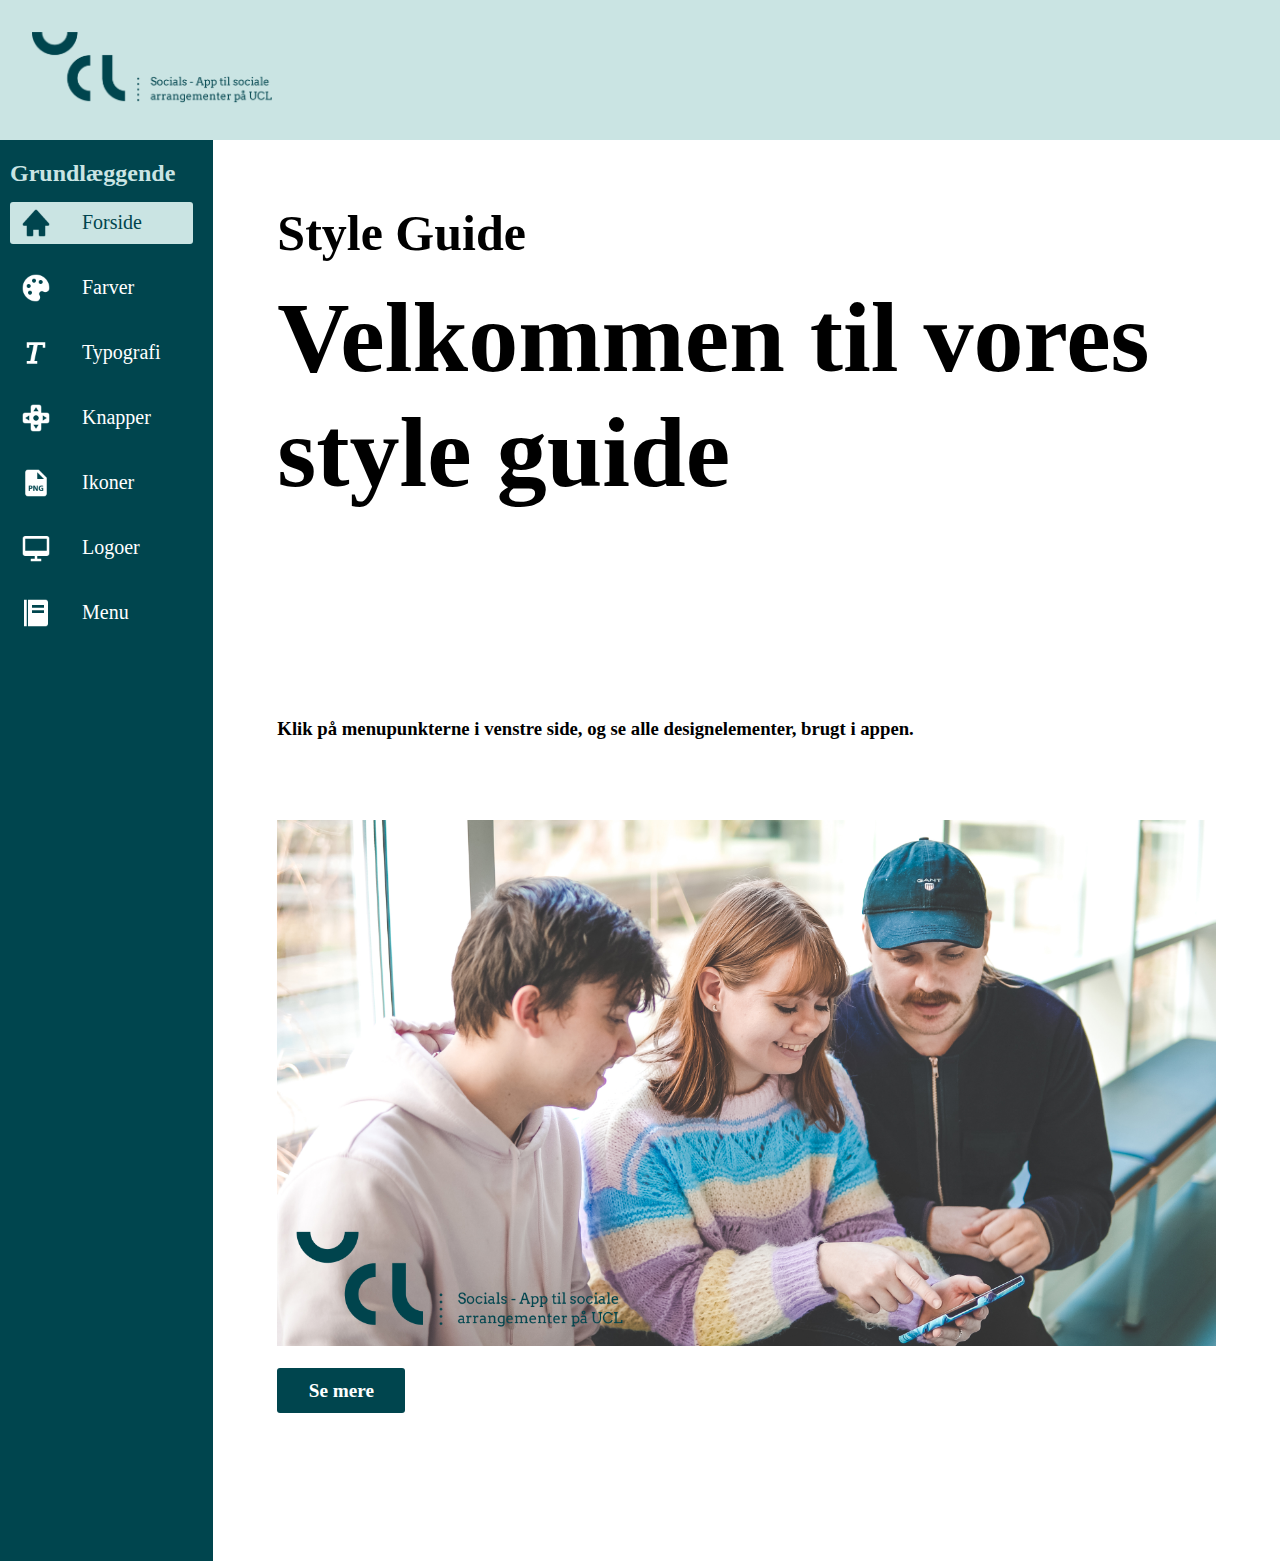
<file: index.html>
<!DOCTYPE html>
<html lang="en" dir="ltr">
  <head>
    <meta charset="utf-8">
    <title>Style Guide</title>
    <link rel="stylesheet" href="style.css">
    <link href='https://unpkg.com/boxicons@2.1.2/css/boxicons.min.css' rel='stylesheet'>
  <script type="text/javascript" src="java.js" defer></script>
  <script type="text/javascript" src="main.js" defer></script>
  </head>
  <body>

<div class="grid">
  <div class="v0">
<img src="pictures/ucl.png" id="ucl">
  </div>
  <div class="v1"><h1 id="nav-overskrift">Grundlæggende</h1>

<ul class="nav-liste">

<li>
<a class="active" href="index.html">
<img class="iconer" src="pictures/iconer/home.png">
<span class="link-navn">Forside</span>
</a>
</li>

<li>
<a href="farv.html">
<img class="iconer" src="pictures/iconer/iconer-hvid/color.png">
<span class="link-navn">Farver</span>
</a>
</li>

<li>
<a href="typ.html">
<img class="iconer" src="pictures/iconer/iconer-hvid/text.png">
<span class="link-navn">Typografi</span>
</a>
</li>

<li>
<a href="knap.html">
<img class="iconer" src="pictures/iconer/iconer-hvid/button.png">
<span class="link-navn">Knapper</span>
</a>
</li>

<li>
<a href="iko.html">
  <img class="iconer" src="pictures/iconer/iconer-hvid/png.png">
<span class="link-navn">Ikoner</span>
</a>
</li>

<li>
<a href="logo.html">
  <img class="iconer" src="pictures/iconer/iconer-hvid/screen.png">
<span class="link-navn">Logoer</span>
</a>
</li>


<li>
<a href="menu.html">
  <img class="iconer" src="pictures/iconer/iconer-hvid/menu-1.png">
<span class="link-navn">Menu</span>
</a>
</li>



</ul>
  </div>


    <div class="v2">  <h1 id="h1-typ1">Style Guide</h1>
      <br>
      <h1 id="h1-font1">Velkommen til vores style guide</h1>
<h3 id="h3-for">Klik på menupunkterne i venstre side, og se alle designelementer, brugt i appen.</h3>
<img class="gla" src="pictures/gla.jpg" alt="gla" id="gla"></img>
<br>
<br>

<button id="myBtn">Se mere</button>


    </div>



    </div>
</div>




  </body>
</html>
</file>
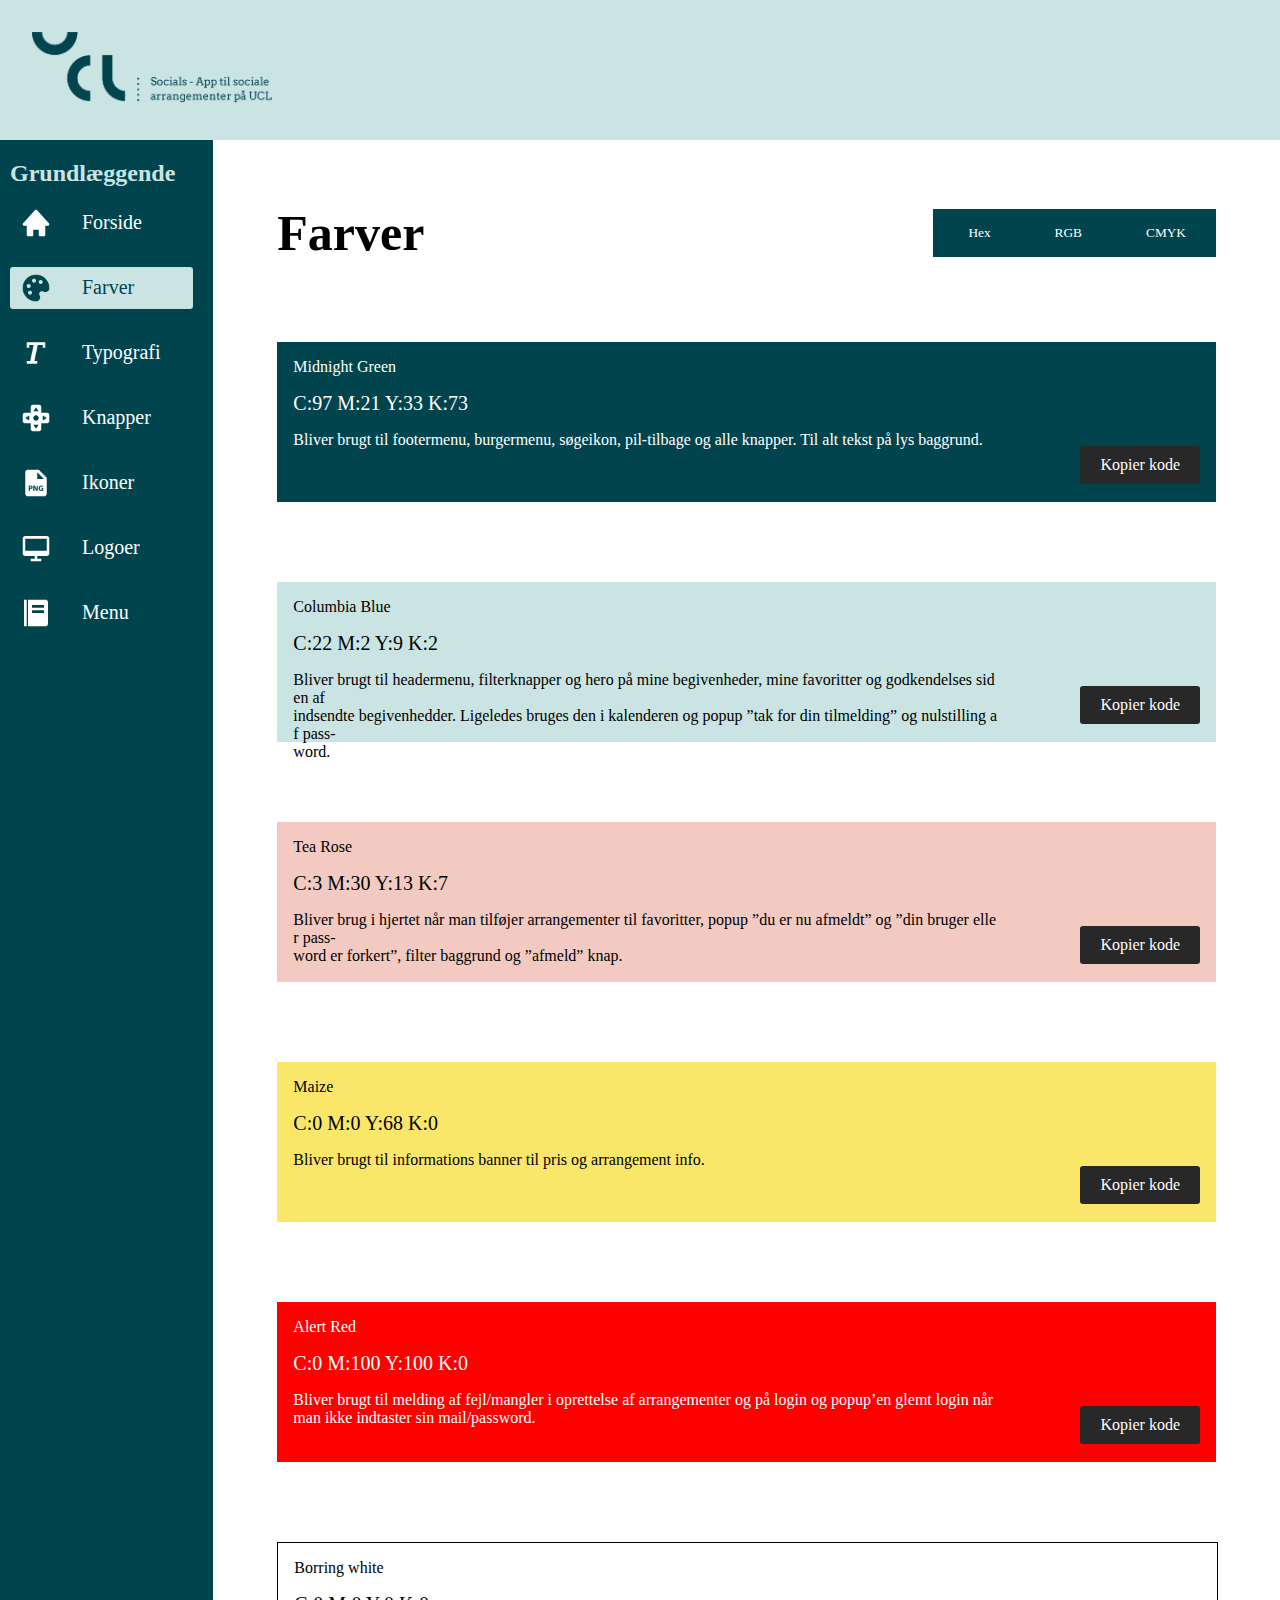
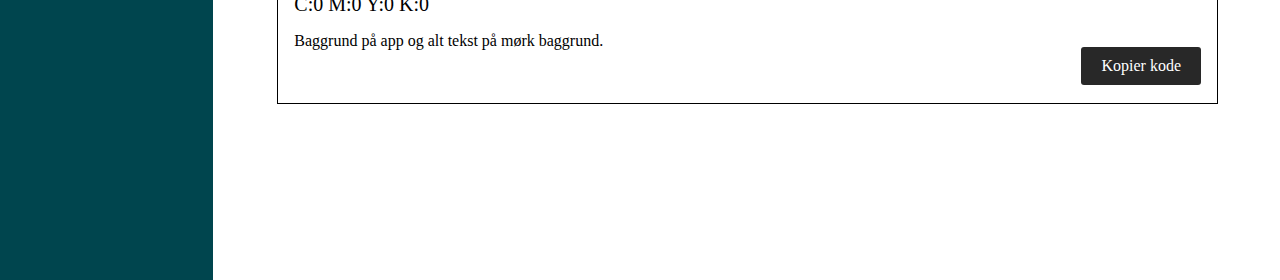
<file: farv-cmyk.html>
<!DOCTYPE html>
<html lang="en" dir="ltr">
  <head>
    <meta charset="utf-8">
    <title>Farver</title>
    <link rel="stylesheet" href="style.css">
    <link href='https://unpkg.com/boxicons@2.1.2/css/boxicons.min.css' rel='stylesheet'>
  <script type="text/javascript" src="java.js" defer></script>
  </head>
  <body>

<div class="grid">
  <div class="v0">
<img src="pictures/ucl.png" id="ucl">
  </div>
  <div class="v1"><h1 id="nav-overskrift">Grundlæggende</h1>

<ul class="nav-liste">

  <li>
  <a href="index.html">
  <img class="iconer" src="pictures/iconer/iconer-hvid/home.png">
  <span class="link-navn">Forside</span>
  </a>
  </li>

  <li>
  <a class="active" href="farv.html">
  <img class="iconer" src="pictures/iconer/color.png">
  <span class="link-navn">Farver</span>
  </a>
  </li>

  <li>
  <a href="typ.html">
  <img class="iconer" src="pictures/iconer/iconer-hvid/text.png">
  <span class="link-navn">Typografi</span>
  </a>
  </li>

  <li>
  <a href="knap.html">
  <img class="iconer" src="pictures/iconer/iconer-hvid/button.png">
  <span class="link-navn">Knapper</span>
  </a>
  </li>

  <li>
  <a href="iko.html">
    <img class="iconer" src="pictures/iconer/iconer-hvid/png.png">
  <span class="link-navn">Ikoner</span>
  </a>
  </li>

  <li>
  <a href="logo.html">
    <img class="iconer" src="pictures/iconer/iconer-hvid/screen.png">
  <span class="link-navn">Logoer</span>
  </a>
  </li>


  <li>
  <a href="menu.html">
    <img class="iconer" src="pictures/iconer/iconer-hvid/menu-1.png">
  <span class="link-navn">Menu</span>
  </a>
  </li>
</ul>
  </div>

    <div class="v2">



<div class="grid-container">

<div class="f0"><h1 id="fa-h1-f0">Farver</h1></div>

  <div class="f-knapper">
    <button><a href="farv.html">Hex</a></button>
    <button><a href="farv-rgb.html">RGB</a></button>
    <button><a href="farv-cmyk.html">CMYK</a></button>
  </div>

<!-- 1. farve -->

<div class="f2">
  <div class="grid-b">
    <div class="b-1">
    <p>Midnight Green</p>
    <p id="text-f2">C:97 M:21 Y:33 K:73</p>
    </div>

    <div class="b-2">
    <p>Bliver brugt til footermenu, burgermenu, søgeikon, pil-tilbage og alle knapper. Til alt tekst på lys baggrund.  </p>
    </div>

    <div class="b-3">
    <div class="knap-f1">
    <button id="copy-text-btn">Kopier kode</button>
    </div>
    </div>
  </div>
</div>

<!-- 2. farve -->

<div class="f3">

  <div class="grid-b">
    <div class="b-1">

    <p>Columbia Blue</p>
    <p id="text-f3">C:22 M:2 Y:9 K:2</p>
    </div>

    <div class="b-2">
    <p>Bliver brugt til headermenu, filterknapper og hero på mine begivenheder, mine favoritter og godkendelses siden af<br>indsendte begivenhedder.
      Ligeledes bruges den i kalenderen og popup ”tak for din tilmelding” og nulstilling af pass-<br>word. </p>
    </div>

    <div class="b-3">
    <div class="knap-f3">
    <button id="copy-text-btn-f3">Kopier kode</button>
    </div>
    </div>
  </div>
</div>

<!-- 3. farve -->

<div class="f4">

  <div class="grid-b">
    <div class="b-1">

    <p>Tea Rose</p>
    <p id="text-f4">C:3 M:30 Y:13 K:7</p>
    </div>

    <div class="b-2">
    <p>Bliver brug i hjertet når man tilføjer arrangementer til favoritter, popup ”du er nu afmeldt” og ”din bruger eller pass-<br>word er forkert”, filter baggrund og ”afmeld” knap.  </p>
    </div>

    <div class="b-3">
    <div class="knap-f4">
    <button id="copy-text-btn-f4">Kopier kode</button>
    </div>
    </div>
  </div>
</div>

<!-- 4. farve -->

<div class="f5">

  <div class="grid-b">
    <div class="b-1">

    <p>Maize</p>
    <p id="text-f5">C:0 M:0 Y:68 K:0</p>
    </div>

    <div class="b-2">
    <p>Bliver brugt til informations banner til pris og arrangement info.  </p>
    </div>

    <div class="b-3">
    <div class="knap-f5">
    <button id="copy-text-btn-f5">Kopier kode</button>
    </div>
    </div>
  </div>
</div>


<!-- 5. farve -->

<div class="f6">

  <div class="grid-b">
    <div class="b-1">

    <p>Alert Red</p>
    <p id="text-f6">C:0 M:100 Y:100 K:0</p>
    </div>

    <div class="b-2">
    <p>Bliver brugt til melding af fejl/mangler i oprettelse af arrangementer og på login og popup’en glemt login når man ikke indtaster sin mail/password.  </p>
    </div>

    <div class="b-3">
    <div class="knap-f6">
    <button id="copy-text-btn-f6">Kopier kode</button>
    </div>
    </div>
  </div>
</div>


<!-- 6. farve -->


<div class="f7">

  <div class="grid-b">
    <div class="b-1">

    <p>Borring white</p>
    <p id="text-f7">C:0 M:0 Y:0 K:0</p>
    </div>

    <div class="b-2">
    <p>Baggrund på app og alt tekst på mørk baggrund. </p>
    </div>

    <div class="b-3">
    <div class="knap-f7">
    <button id="copy-text-btn-f7">Kopier kode</button>
    </div>
    </div>
  </div>
</div>




    </div>
</div>
</div>




  </body>
</html>
</file>
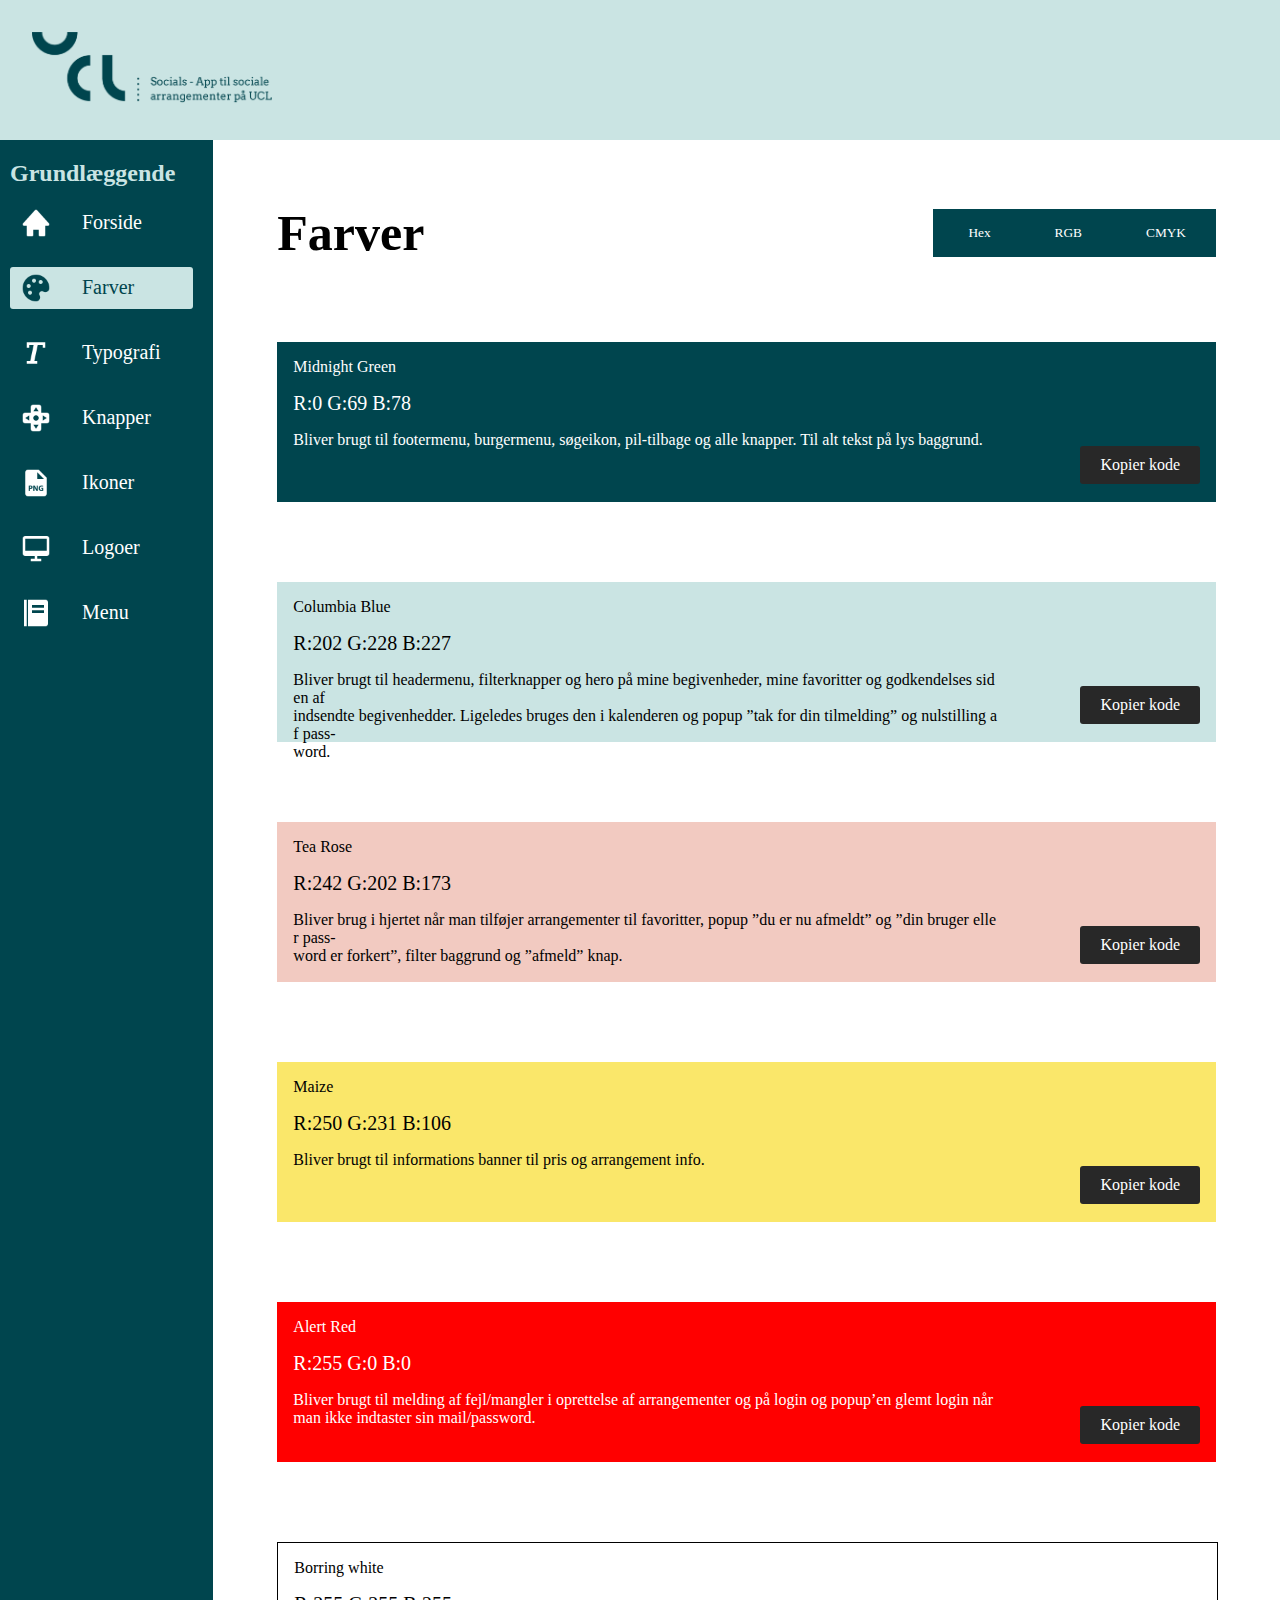
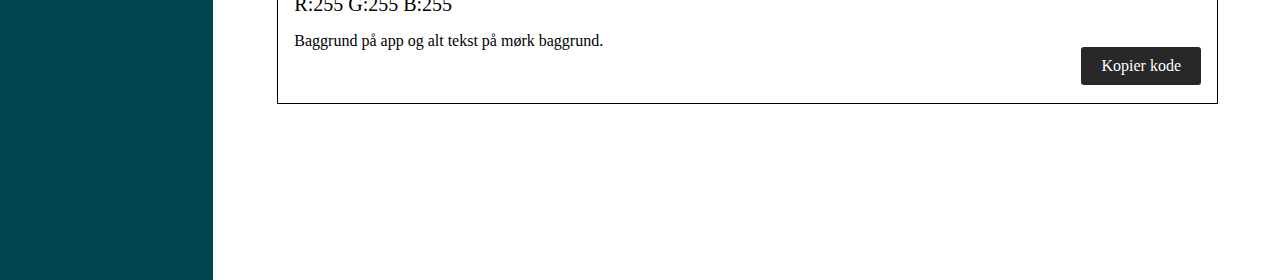
<file: farv-rgb.html>
<!DOCTYPE html>
<html lang="en" dir="ltr">
  <head>
    <meta charset="utf-8">
    <title>Farver</title>
    <link rel="stylesheet" href="style.css">
    <link href='https://unpkg.com/boxicons@2.1.2/css/boxicons.min.css' rel='stylesheet'>
  <script type="text/javascript" src="java.js" defer></script>
  </head>
  <body>

<div class="grid">
  <div class="v0">
<img src="pictures/ucl.png" id="ucl">
  </div>
  <div class="v1"><h1 id="nav-overskrift">Grundlæggende</h1>

<ul class="nav-liste">

  <li>
  <a href="index.html">
  <img class="iconer" src="pictures/iconer/iconer-hvid/home.png">
  <span class="link-navn">Forside</span>
  </a>
  </li>

  <li>
  <a class="active" href="farv.html">
  <img class="iconer" src="pictures/iconer/color.png">
  <span class="link-navn">Farver</span>
  </a>
  </li>

  <li>
  <a href="typ.html">
  <img class="iconer" src="pictures/iconer/iconer-hvid/text.png">
  <span class="link-navn">Typografi</span>
  </a>
  </li>

  <li>
  <a href="knap.html">
  <img class="iconer" src="pictures/iconer/iconer-hvid/button.png">
  <span class="link-navn">Knapper</span>
  </a>
  </li>

  <li>
  <a href="iko.html">
    <img class="iconer" src="pictures/iconer/iconer-hvid/png.png">
  <span class="link-navn">Ikoner</span>
  </a>
  </li>

  <li>
  <a href="logo.html">
    <img class="iconer" src="pictures/iconer/iconer-hvid/screen.png">
  <span class="link-navn">Logoer</span>
  </a>
  </li>


  <li>
  <a href="menu.html">
    <img class="iconer" src="pictures/iconer/iconer-hvid/menu-1.png">
  <span class="link-navn">Menu</span>
  </a>
  </li>
</ul>
  </div>

    <div class="v2">



<div class="grid-container">

<div class="f0"><h1 id="fa-h1-f0">Farver</h1></div>

  <div class="f-knapper">
    <button><a href="farv.html">Hex</a></button>
    <button><a href="farv-rgb.html">RGB</a></button>
    <button><a href="farv-cmyk.html">CMYK</a></button>
  </div>

<!-- 1. farve -->

<div class="f2">
  <div class="grid-b">
    <div class="b-1">
    <p>Midnight Green</p>
    <p id="text-f2">R:0 G:69 B:78</p>
    </div>

    <div class="b-2">
    <p>Bliver brugt til footermenu, burgermenu, søgeikon, pil-tilbage og alle knapper. Til alt tekst på lys baggrund.  </p>
    </div>

    <div class="b-3">
    <div class="knap-f1">
    <button id="copy-text-btn">Kopier kode</button>
    </div>
    </div>
  </div>
</div>

<!-- 2. farve -->

<div class="f3">

  <div class="grid-b">
    <div class="b-1">

    <p>Columbia Blue</p>
    <p id="text-f3">R:202 G:228 B:227</p>
    </div>

    <div class="b-2">
    <p>Bliver brugt til headermenu, filterknapper og hero på mine begivenheder, mine favoritter og godkendelses siden af<br>indsendte begivenhedder.
      Ligeledes bruges den i kalenderen og popup ”tak for din tilmelding” og nulstilling af pass-<br>word. </p>
    </div>

    <div class="b-3">
    <div class="knap-f3">
    <button id="copy-text-btn-f3">Kopier kode</button>
    </div>
    </div>
  </div>
</div>

<!-- 3. farve -->

<div class="f4">

  <div class="grid-b">
    <div class="b-1">

    <p>Tea Rose</p>
    <p id="text-f4">R:242 G:202 B:173</p>
    </div>

    <div class="b-2">
    <p>Bliver brug i hjertet når man tilføjer arrangementer til favoritter, popup ”du er nu afmeldt” og ”din bruger eller pass-<br>word er forkert”, filter baggrund og ”afmeld” knap.  </p>
    </div>

    <div class="b-3">
    <div class="knap-f4">
    <button id="copy-text-btn-f4">Kopier kode</button>
    </div>
    </div>
  </div>
</div>

<!-- 4. farve -->

<div class="f5">

  <div class="grid-b">
    <div class="b-1">

    <p>Maize</p>
    <p id="text-f5">R:250 G:231 B:106</p>
    </div>

    <div class="b-2">
    <p>Bliver brugt til informations banner til pris og arrangement info.  </p>
    </div>

    <div class="b-3">
    <div class="knap-f5">
    <button id="copy-text-btn-f5">Kopier kode</button>
    </div>
    </div>
  </div>
</div>


<!-- 5. farve -->

<div class="f6">

  <div class="grid-b">
    <div class="b-1">

    <p>Alert Red</p>
    <p id="text-f6">R:255 G:0 B:0</p>
    </div>

    <div class="b-2">
    <p>Bliver brugt til melding af fejl/mangler i oprettelse af arrangementer og på login og popup’en glemt login når man ikke indtaster sin mail/password.  </p>
    </div>

    <div class="b-3">
    <div class="knap-f6">
    <button id="copy-text-btn-f6">Kopier kode</button>
    </div>
    </div>
  </div>
</div>


<!-- 6. farve -->


<div class="f7">

  <div class="grid-b">
    <div class="b-1">

    <p>Borring white</p>
    <p id="text-f7">R:255 G:255 B:255</p>
    </div>

    <div class="b-2">
    <p>Baggrund på app og alt tekst på mørk baggrund. </p>
    </div>

    <div class="b-3">
    <div class="knap-f7">
    <button id="copy-text-btn-f7">Kopier kode</button>
    </div>
    </div>
  </div>
</div>




    </div>
</div>
</div>




  </body>
</html>
</file>
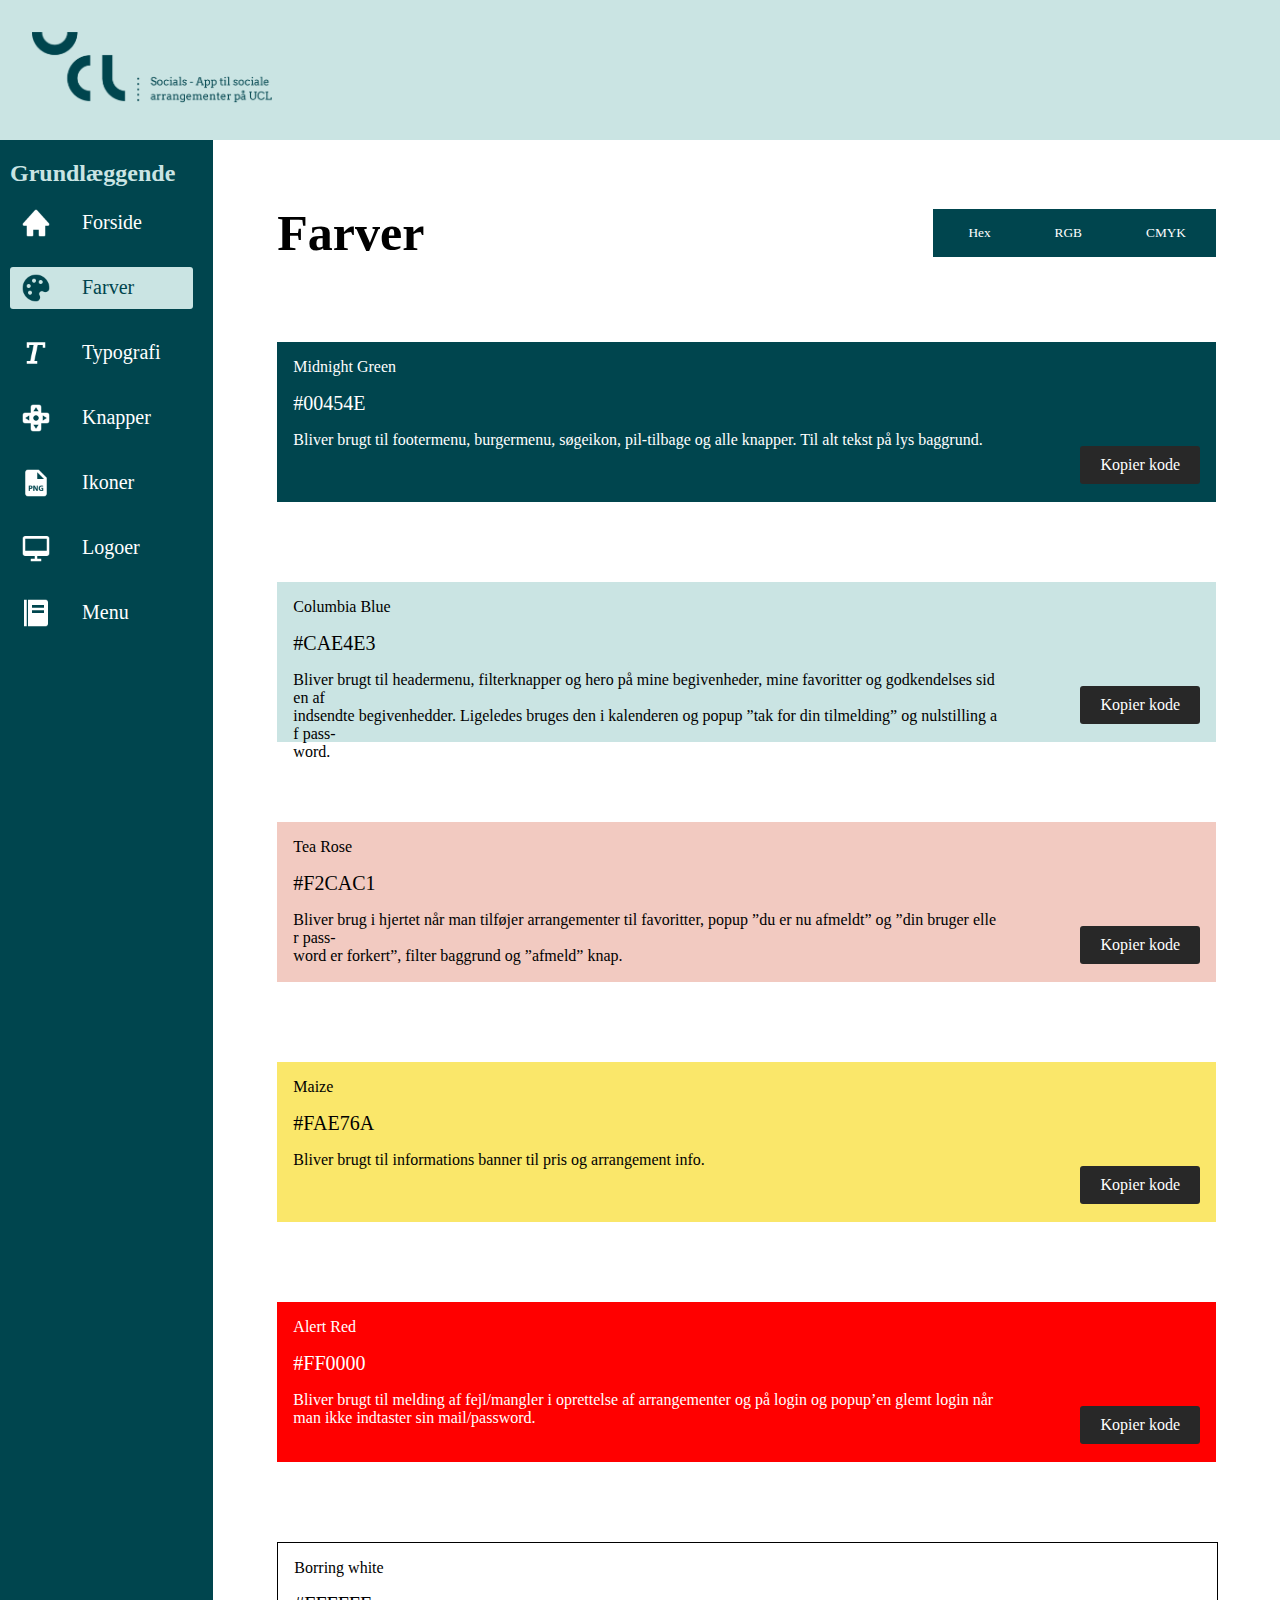
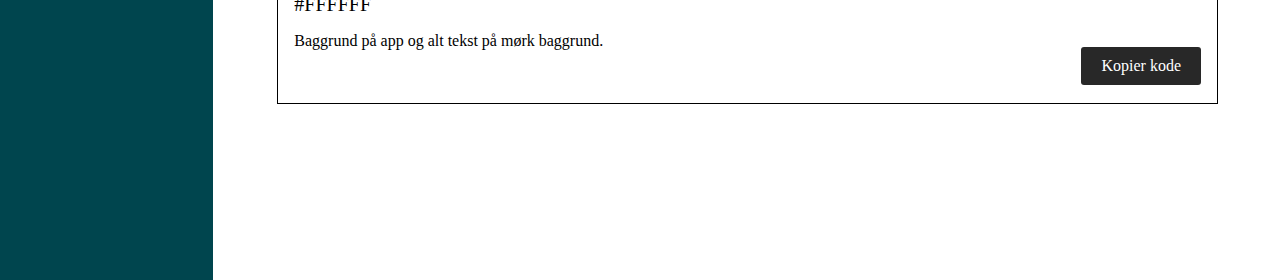
<file: farv.html>
<!DOCTYPE html>
<html lang="en" dir="ltr">
  <head>
    <meta charset="utf-8">
    <title>Farver</title>
    <link rel="stylesheet" href="style.css">
    <link href='https://unpkg.com/boxicons@2.1.2/css/boxicons.min.css' rel='stylesheet'>
  <script type="text/javascript" src="java.js" defer></script>
  </head>
  <body>

<div class="grid">
  <div class="v0">
<img src="pictures/ucl.png" id="ucl">
  </div>
  <div class="v1"><h1 id="nav-overskrift">Grundlæggende</h1>

<ul class="nav-liste">

  <li>
  <a href="index.html">
  <img class="iconer" src="pictures/iconer/iconer-hvid/home.png">
  <span class="link-navn">Forside</span>
  </a>
  </li>

  <li>
  <a class="active" href="farv.html">
  <img class="iconer" src="pictures/iconer/color.png">
  <span class="link-navn">Farver</span>
  </a>
  </li>

  <li>
  <a href="typ.html">
  <img class="iconer" src="pictures/iconer/iconer-hvid/text.png">
  <span class="link-navn">Typografi</span>
  </a>
  </li>

  <li>
  <a href="knap.html">
  <img class="iconer" src="pictures/iconer/iconer-hvid/button.png">
  <span class="link-navn">Knapper</span>
  </a>
  </li>

  <li>
  <a href="iko.html">
    <img class="iconer" src="pictures/iconer/iconer-hvid/png.png">
  <span class="link-navn">Ikoner</span>
  </a>
  </li>

  <li>
  <a href="logo.html">
    <img class="iconer" src="pictures/iconer/iconer-hvid/screen.png">
  <span class="link-navn">Logoer</span>
  </a>
  </li>


  <li>
  <a href="menu.html">
    <img class="iconer" src="pictures/iconer/iconer-hvid/menu-1.png">
  <span class="link-navn">Menu</span>
  </a>
  </li>
</ul>
  </div>

    <div class="v2">



<div class="grid-container">

<div class="f0"><h1 id="fa-h1-f0">Farver</h1></div>

  <div class="f-knapper">
    <button><a href="farv.html">Hex</a></button>
    <button><a href="farv-rgb.html">RGB</a></button>
    <button><a href="farv-cmyk.html">CMYK</a></button>
  </div>

<!-- 1. farve -->

<div class="f2">
  <div class="grid-b">
    <div class="b-1">
    <p>Midnight Green</p>
    <p id="text-f2">#00454E</p>
    </div>

    <div class="b-2">
    <p>Bliver brugt til footermenu, burgermenu, søgeikon, pil-tilbage og alle knapper. Til alt tekst på lys baggrund.  </p>
    </div>

    <div class="b-3">
    <div class="knap-f1">
    <button id="copy-text-btn">Kopier kode</button>
    </div>
    </div>
  </div>
</div>

<!-- 2. farve -->

<div class="f3">

  <div class="grid-b">
    <div class="b-1">

    <p>Columbia Blue</p>
    <p id="text-f3">#CAE4E3</p>
    </div>

    <div class="b-2">
    <p>Bliver brugt til headermenu, filterknapper og hero på mine begivenheder, mine favoritter og godkendelses siden af<br>indsendte begivenhedder.
      Ligeledes bruges den i kalenderen og popup ”tak for din tilmelding” og nulstilling af pass-<br>word. </p>
    </div>

    <div class="b-3">
    <div class="knap-f3">
    <button id="copy-text-btn-f3">Kopier kode</button>
    </div>
    </div>
  </div>
</div>

<!-- 3. farve -->

<div class="f4">

  <div class="grid-b">
    <div class="b-1">

    <p>Tea Rose</p>
    <p id="text-f4">#F2CAC1</p>
    </div>

    <div class="b-2">
    <p>Bliver brug i hjertet når man tilføjer arrangementer til favoritter, popup ”du er nu afmeldt” og ”din bruger eller pass-<br>word er forkert”, filter baggrund og ”afmeld” knap.  </p>
    </div>

    <div class="b-3">
    <div class="knap-f4">
    <button id="copy-text-btn-f4">Kopier kode</button>
    </div>
    </div>
  </div>
</div>

<!-- 4. farve -->

<div class="f5">

  <div class="grid-b">
    <div class="b-1">

    <p>Maize</p>
    <p id="text-f5">#FAE76A</p>
    </div>

    <div class="b-2">
    <p>Bliver brugt til informations banner til pris og arrangement info.  </p>
    </div>

    <div class="b-3">
    <div class="knap-f5">
    <button id="copy-text-btn-f5">Kopier kode</button>
    </div>
    </div>
  </div>
</div>


<!-- 5. farve -->

<div class="f6">

  <div class="grid-b">
    <div class="b-1">

    <p>Alert Red</p>
    <p id="text-f6">#FF0000</p>
    </div>

    <div class="b-2">
    <p>Bliver brugt til melding af fejl/mangler i oprettelse af arrangementer og på login og popup’en glemt login når man ikke indtaster sin mail/password.  </p>
    </div>

    <div class="b-3">
    <div class="knap-f6">
    <button id="copy-text-btn-f6">Kopier kode</button>
    </div>
    </div>
  </div>
</div>


<!-- 6. farve -->


<div class="f7">

  <div class="grid-b">
    <div class="b-1">

    <p>Borring white</p>
    <p id="text-f7">#FFFFFF</p>
    </div>

    <div class="b-2">
    <p>Baggrund på app og alt tekst på mørk baggrund. </p>
    </div>

    <div class="b-3">
    <div class="knap-f7">
    <button id="copy-text-btn-f7">Kopier kode</button>
    </div>
    </div>
  </div>
</div>


    </div>
</div>
</div>




  </body>
</html>
</file>
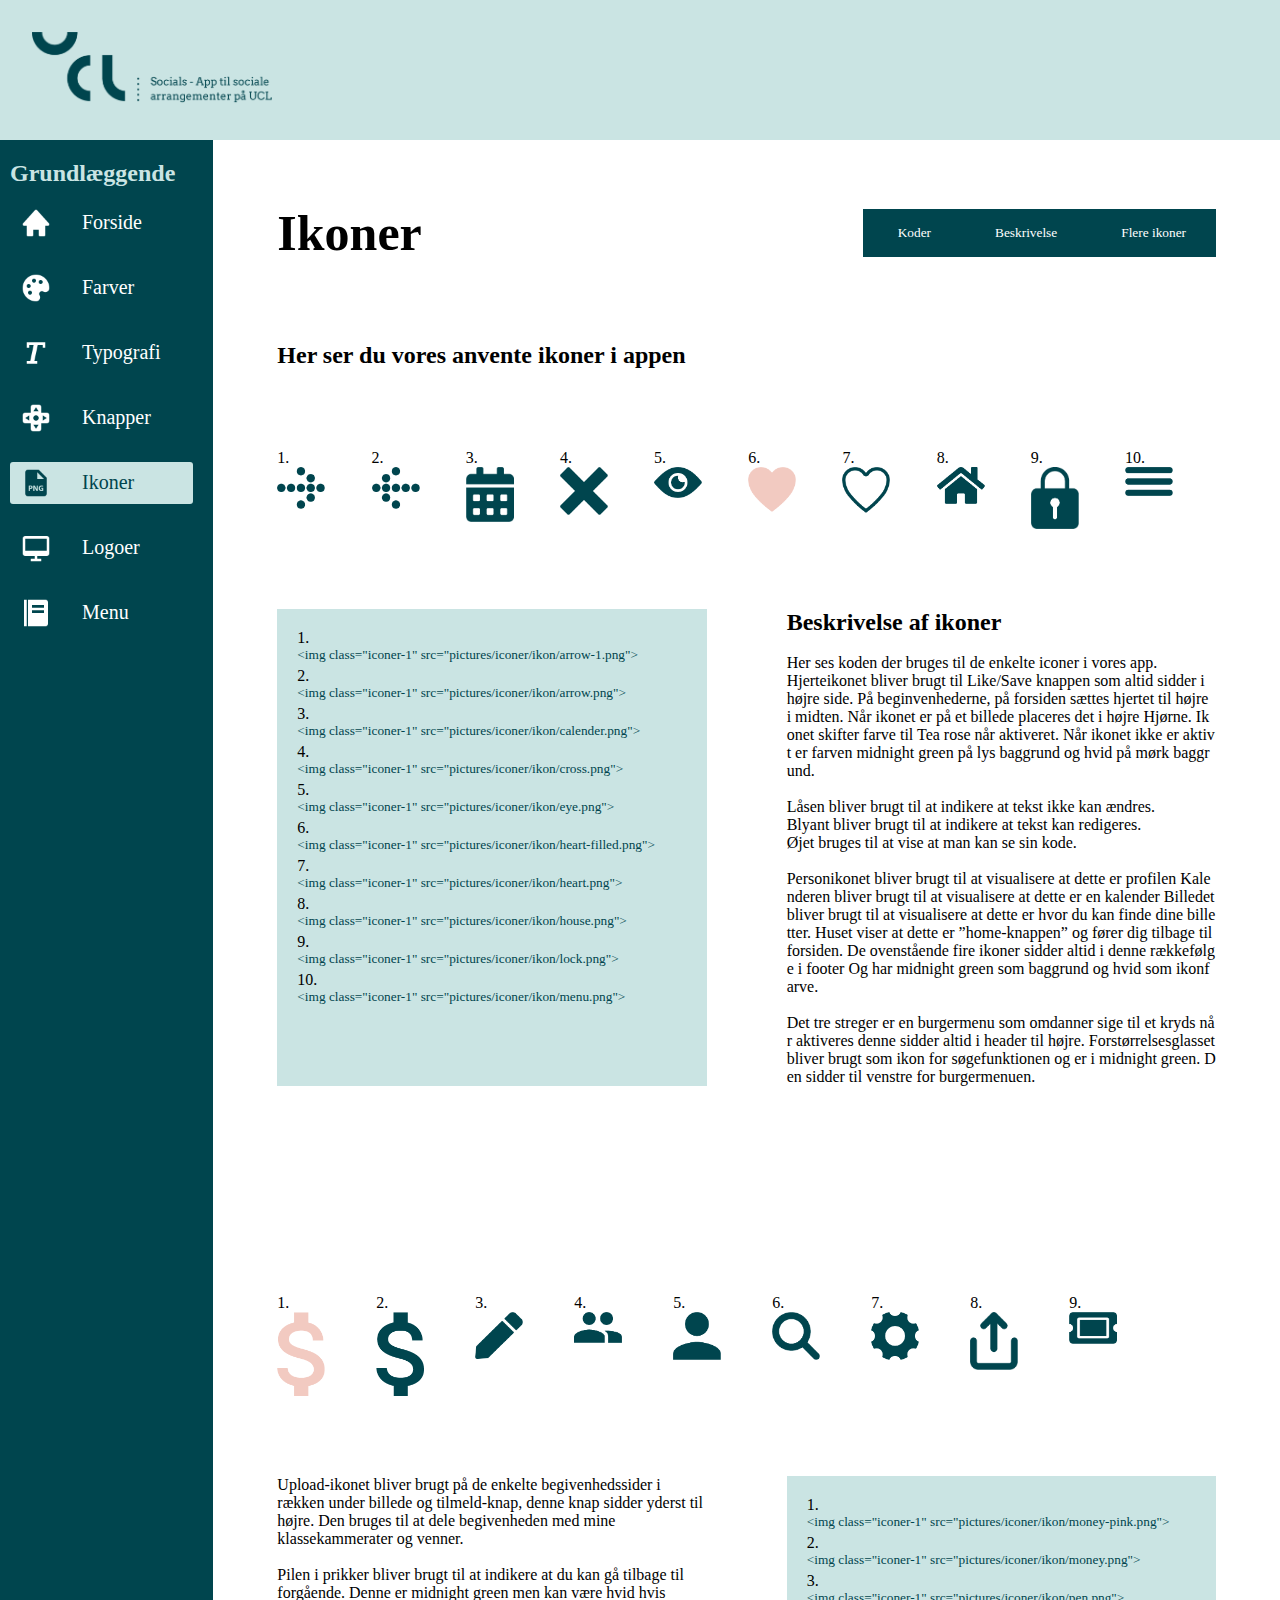
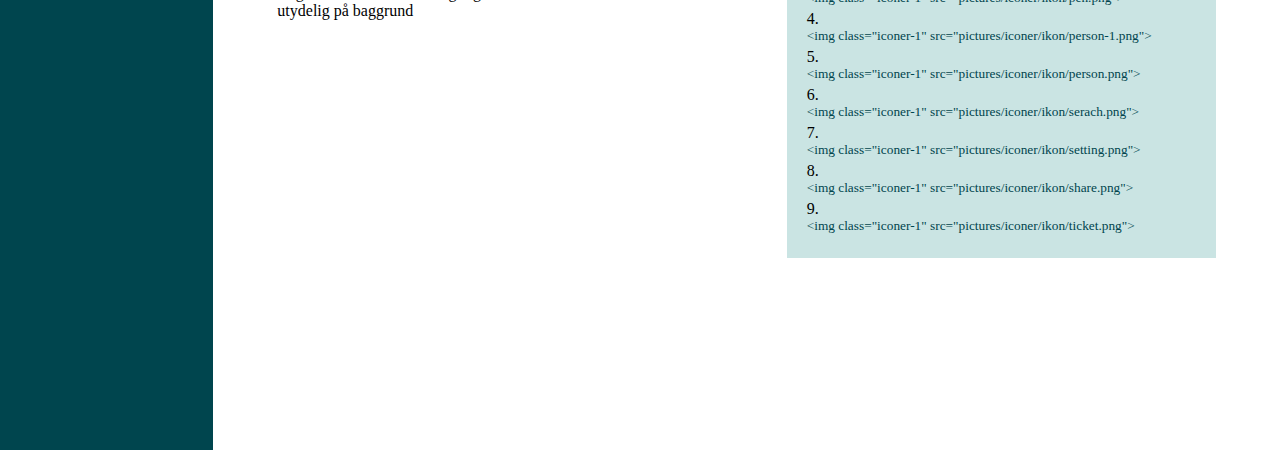
<file: iko.html>
<!DOCTYPE html>
<html lang="en" dir="ltr">
  <head>
    <meta charset="utf-8">
    <title>Feedback</title>
    <link rel="stylesheet" href="style.css">
    <link href='https://unpkg.com/boxicons@2.1.2/css/boxicons.min.css' rel='stylesheet'>
  <script type="text/javascript" src="java.js" defer></script>
  </head>
  <body>

<div class="grid">
  <div class="v0">
<img src="pictures/ucl.png" id="ucl">
  </div>
  <div class="v1"><h1 id="nav-overskrift">Grundlæggende</h1>

<ul class="nav-liste">

  <li>
  <a href="index.html">
  <img class="iconer" src="pictures/iconer/iconer-hvid/home.png">
  <span class="link-navn">Forside</span>
  </a>
  </li>

  <li>
  <a href="farv.html">
  <img class="iconer" src="pictures/iconer/iconer-hvid/color.png">
  <span class="link-navn">Farver</span>
  </a>
  </li>

  <li>
  <a href="typ.html">
  <img class="iconer" src="pictures/iconer/iconer-hvid/text.png">
  <span class="link-navn">Typografi</span>
  </a>
  </li>

  <li>
  <a href="knap.html">
  <img class="iconer" src="pictures/iconer/iconer-hvid/button.png">
  <span class="link-navn">Knapper</span>
  </a>
  </li>

  <li>
  <a class="active" href="iko.html">
    <img class="iconer" src="pictures/iconer/png.png">
  <span class="link-navn">Ikoner</span>
  </a>
  </li>

  <li>
  <a href="logo.html">
    <img class="iconer" src="pictures/iconer/iconer-hvid/screen.png">
  <span class="link-navn">Logoer</span>
  </a>
  </li>


  <li>
  <a href="menu.html">
    <img class="iconer" src="pictures/iconer/iconer-hvid/menu-1.png">
  <span class="link-navn">Menu</span>
  </a>
  </li>


</ul>
  </div>
    <div class="v2">


<div class="grid-ikoner">

  <div class="ik1"><h1 id="h1-iko">Ikoner</h1></div>

  <div class="f-knapper-1">
    <button><a href="#ik5">Koder</a></button>
    <button><a href="#ik6">Beskrivelse</a></button>
    <button><a href="#ik7">Flere ikoner</a></button>
  </div>

<div class="ik3"><h2>Her ser du vores anvente ikoner i appen</h2></div>
  <div class="ik4">
<div class="ikon1">1.<img class="iconer-1" src="pictures/iconer/ikon/arrow-1.png"></div>
<div class="ikon2">2.<img class="iconer-1" src="pictures/iconer/ikon/arrow.png"></div>
<div class="ikon3">3.<img class="iconer-1" src="pictures/iconer/ikon/calender.png"></div>
<div class="ikon4">4.<img class="iconer-1" src="pictures/iconer/ikon/cross.png"></div>
<div class="ikon5">5.<img class="iconer-1" src="pictures/iconer/ikon/eye.png"></div>
<div class="ikon6">6.<img class="iconer-1" src="pictures/iconer/ikon/heart-filled.png"></div>
<div class="ikon7">7.<img class="iconer-1" src="pictures/iconer/ikon/heart.png"></div>
<div class="ikon8">8.<img class="iconer-1" src="pictures/iconer/ikon/house.png"></div>
<div class="ikon9">9.<img class="iconer-1" src="pictures/iconer/ikon/lock.png"></div>
<div class="ikon10">10.<img class="iconer-1" src="pictures/iconer/ikon/menu.png"></div>
  </div>

  <div class="ik5" id="ik5">

                   <div class="tal-1">1.<textarea class="kode-ikoner"><img class="iconer-1" src="pictures/iconer/ikon/arrow-1.png"></textarea></div>
                   <div class="tal-1">2.<textarea class="kode-ikoner"><img class="iconer-1" src="pictures/iconer/ikon/arrow.png"></textarea></div>
                   <div class="tal-1">3.<textarea class="kode-ikoner"><img class="iconer-1" src="pictures/iconer/ikon/calender.png"></textarea></div>
                   <div class="tal-1">4.<textarea class="kode-ikoner"><img class="iconer-1" src="pictures/iconer/ikon/cross.png"></textarea></div>
                   <div class="tal-1">5.<textarea class="kode-ikoner"><img class="iconer-1" src="pictures/iconer/ikon/eye.png"></textarea></div>
                   <div class="tal-1">6.<textarea class="kode-ikoner"><img class="iconer-1" src="pictures/iconer/ikon/heart-filled.png"></textarea></div>
                   <div class="tal-1">7.<textarea class="kode-ikoner"><img class="iconer-1" src="pictures/iconer/ikon/heart.png"></textarea></div>
                   <div class="tal-1">8.<textarea class="kode-ikoner"><img class="iconer-1" src="pictures/iconer/ikon/house.png"></textarea></div>
                   <div class="tal-1">9.<textarea class="kode-ikoner"><img class="iconer-1" src="pictures/iconer/ikon/lock.png"></textarea></div>
                   <div class="tal-1">10.<textarea class="kode-ikoner"><img class="iconer-1" src="pictures/iconer/ikon/menu.png"></textarea></div>
  </div>

            <div class="ik6" id="ik6"><div class="text-area">
            <h2>Beskrivelse af ikoner</h2><br> <p>Her ses koden der bruges til de enkelte iconer i vores app.</p>
                                                <p>Hjerteikonet bliver brugt til Like/Save knappen som altid sidder
                                                  i højre side. På beginvenhederne, på forsiden sættes hjertet til højre i midten. Når ikonet er på et billede placeres det i højre
                                                  Hjørne. Ikonet skifter farve til Tea rose når aktiveret. Når ikonet ikke
                                                  er aktivt er farven midnight green på lys baggrund og hvid på
                                                  mørk baggrund.
                                                </p>
                                                <br>
                                                <p>Låsen bliver brugt til at indikere at tekst ikke kan ændres.
                                                  <br>
                                                  Blyant bliver brugt til at indikere at tekst kan redigeres.
                                                  <br>
                                                  Øjet bruges til at vise at man kan se sin kode.
                                                </p>
                                                <br>
                                                <p>Personikonet bliver brugt til at visualisere at dette er profilen
                                                  Kalenderen bliver brugt til at visualisere at dette er en kalender
                                                  Billedet bliver brugt til at visualisere at dette er hvor du kan finde
                                                  dine billetter.
                                                  Huset viser at dette er ”home-knappen” og fører dig tilbage til
                                                  forsiden.
                                                  De ovenstående fire ikoner sidder altid i denne rækkefølge i footer
                                                  Og har midnight green som baggrund og hvid som ikonfarve.
                                                </p>
                                                <br>
                                                <p>Det tre streger er en burgermenu som omdanner sige til et kryds
                                                  når aktiveres denne sidder altid i header til højre.

                                                  Forstørrelsesglasset bliver brugt som ikon for søgefunktionen og er i midnight green. Den sidder til venstre for burgermenuen.
                                                </p>

            </div>
            </div>




  <div class="ik7" id="ik7">

    <div class="ikon1">1.<img class="iconer-1" src="pictures/iconer/ikon/money-pink.png"></div>
    <div class="ikon2">2.<img class="iconer-1" src="pictures/iconer/ikon/money.png"></div>
    <div class="ikon3">3.<img class="iconer-1" src="pictures/iconer/ikon/pen.png"></div>
    <div class="ikon4">4.<img class="iconer-1" src="pictures/iconer/ikon/person-1.png"></div>
    <div class="ikon5">5.<img class="iconer-1" src="pictures/iconer/ikon/person.png"></div>
    <div class="ikon6">6.<img class="iconer-1" src="pictures/iconer/ikon/search.png"></div>
    <div class="ikon7">7.<img class="iconer-1" src="pictures/iconer/ikon/setting.png"></div>
    <div class="ikon8">8.<img class="iconer-1" src="pictures/iconer/ikon/share.png"></div>
    <div class="ikon9">9.<img class="iconer-1" src="pictures/iconer/ikon/ticket.png"></div>


  </div>



  <div class="ik8"><div class="text-area">
                                        <p>Upload-ikonet bliver brugt på de enkelte begivenhedssider i rækken under billede og tilmeld-knap, denne knap sidder yderst til højre. Den bruges til at dele begivenheden med mine klassekammerater og venner. </p>
                                        <br>
                                        <p>Pilen i prikker bliver brugt til at indikere at du kan gå tilbage til forgående. Denne er midnight green men kan være hvid hvis utydelig på baggrund </p>


  </div>
  </div>


                <div class="ik9">

                   <div class="tal-1">1.<textarea class="kode-ikoner"><img class="iconer-1" src="pictures/iconer/ikon/money-pink.png"></textarea></div>
                   <div class="tal-1">2.<textarea class="kode-ikoner"><img class="iconer-1" src="pictures/iconer/ikon/money.png"></textarea></div>
                   <div class="tal-1">3.<textarea class="kode-ikoner"><img class="iconer-1" src="pictures/iconer/ikon/pen.png"></textarea></div>
                   <div class="tal-1">4.<textarea class="kode-ikoner"><img class="iconer-1" src="pictures/iconer/ikon/person-1.png"></textarea></div>
                   <div class="tal-1">5.<textarea class="kode-ikoner"><img class="iconer-1" src="pictures/iconer/ikon/person.png"></textarea></div>
                   <div class="tal-1">6.<textarea class="kode-ikoner"><img class="iconer-1" src="pictures/iconer/ikon/serach.png"></textarea></div>
                   <div class="tal-1">7.<textarea class="kode-ikoner"><img class="iconer-1" src="pictures/iconer/ikon/setting.png"></textarea></div>
                   <div class="tal-1">8.<textarea class="kode-ikoner"><img class="iconer-1" src="pictures/iconer/ikon/share.png"></textarea></div>
                   <div class="tal-1">9.<textarea class="kode-ikoner"><img class="iconer-1" src="pictures/iconer/ikon/ticket.png"></textarea></div>

                </div>


</div>


</div>
</div>
</div>
</div>




  </body>
</html>
</file>
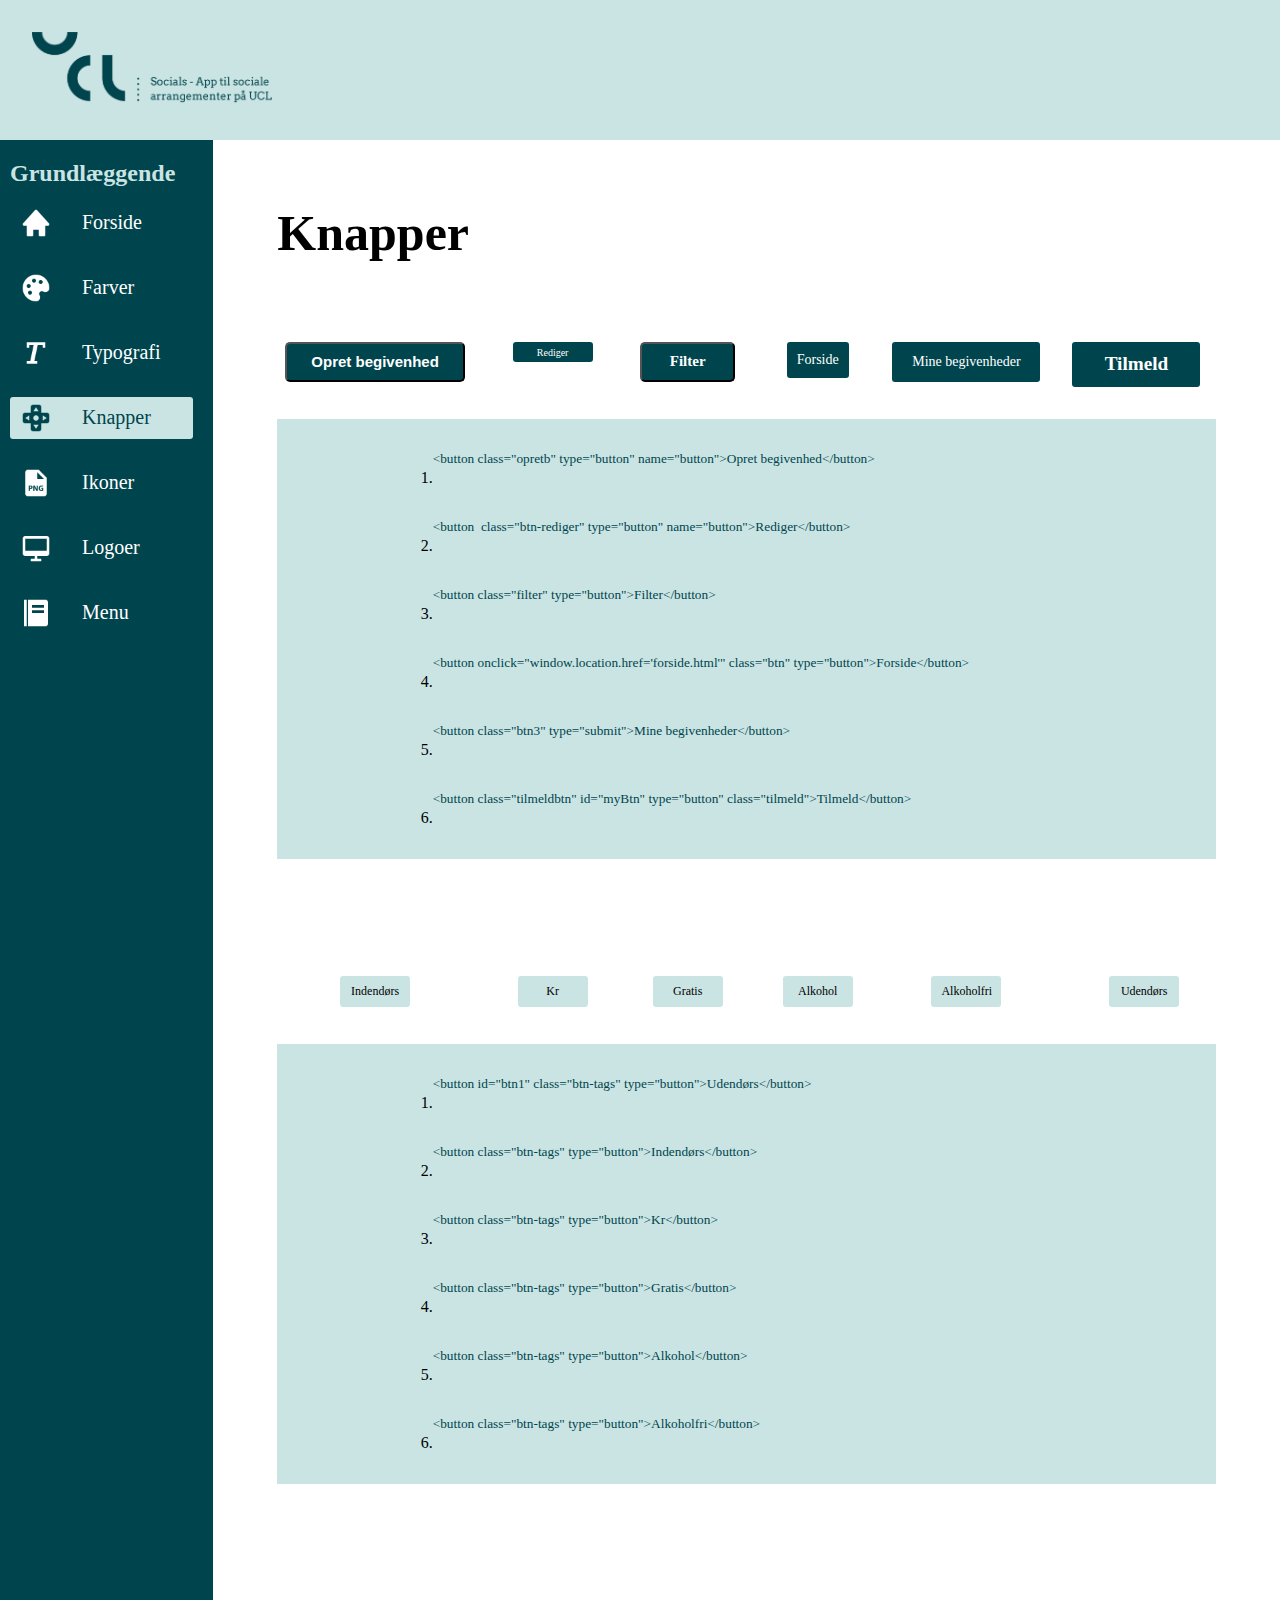
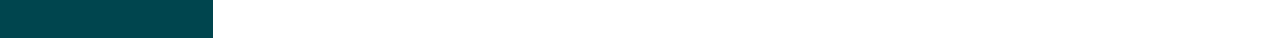
<file: knap.html>
<!DOCTYPE html>
<html lang="en" dir="ltr">
  <head>
    <meta charset="utf-8">
    <title>Knapper</title>
    <link rel="stylesheet" href="style.css">
    <link href='https://unpkg.com/boxicons@2.1.2/css/boxicons.min.css' rel='stylesheet'>
  <script type="text/javascript" src="java.js" defer></script>
  </head>
  <body>

<div class="grid">
  <div class="v0">
<img src="pictures/ucl.png" id="ucl">
  </div>
  <div class="v1"><h1 id="nav-overskrift">Grundlæggende</h1>

<ul class="nav-liste">

  <li>
  <a href="index.html">
  <img class="iconer" src="pictures/iconer/iconer-hvid/home.png">
  <span class="link-navn">Forside</span>
  </a>
  </li>

  <li>
  <a href="farv.html">
  <img class="iconer" src="pictures/iconer/iconer-hvid/color.png">
  <span class="link-navn">Farver</span>
  </a>
  </li>

  <li>
  <a href="typ.html">
  <img class="iconer" src="pictures/iconer/iconer-hvid/text.png">
  <span class="link-navn">Typografi</span>
  </a>
  </li>

  <li>
  <a class="active" href="knap.html">
  <img class="iconer" src="pictures/iconer/button.png">
  <span class="link-navn">Knapper</span>
  </a>
  </li>

  <li>
  <a href="iko.html">
    <img class="iconer" src="pictures/iconer/iconer-hvid/png.png">
  <span class="link-navn">Ikoner</span>
  </a>
  </li>

  <li>
  <a href="logo.html">
    <img class="iconer" src="pictures/iconer/iconer-hvid/screen.png">
  <span class="link-navn">Logoer</span>
  </a>
  </li>


  <li>
  <a href="menu.html">
    <img class="iconer" src="pictures/iconer/iconer-hvid/menu-1.png">
  <span class="link-navn">Menu</span>
  </a>
  </li>



</ul>
</div>

<div class="v2">

  <div class="overskrift-typ">
<h1 id="h1-typ">Knapper</h1>
</div>

<div class="grid-knapper-kk">


  <div class="kk1"><button class="opretb" type="button" name="button">Opret begivenhed</button></div>

  <div class="kk2"><button  class="btn-rediger" type="button" name="button">Rediger</button></div>

  <div class="kk3"><button class="filter" type="button">Filter</button></div>

  <div class="kk4"><button onclick="window.location.href='forside.html'" class="btn" type="button">Forside</button></div>

  <div class="kk5"><button class="btn3" type="submit">Mine begivenheder</button></div>

  <div class="kk6"><button id="btn1" class="btn-tags" type="button">Udendørs</button></div>

  <div class="kk7"><button class="btn-tags" type="button">Indendørs</button></div>

  <div class="kk8"><button class="btn-tags" type="button">Kr</button></div>

  <div class="kk9"><button class="btn-tags" type="button">Gratis</button></div>

  <div class="kk10"><button class="btn-tags" type="button">Alkohol</button></div>

  <div class="kk11"><button class="btn-tags" type="button">Alkoholfri</button></div>

  <div class="kk12"><button class="tilmeldbtn" id="myBtn" type="button" class="tilmeld">Tilmeld</button></div>

  <div class="kk13">

                      <div class="text-kk-container">1.<textarea class="text-kk"><button class="opretb" type="button" name="button">Opret begivenhed</button></textarea></div>
                      <div class="text-kk-container">2.<textarea class="text-kk"><button  class="btn-rediger" type="button" name="button">Rediger</button></textarea></div>
                      <div class="text-kk-container">3.<textarea class="text-kk"><button class="filter" type="button">Filter</button></textarea></div>
                      <div class="text-kk-container">4.<textarea class="text-kk"><button onclick="window.location.href='forside.html'" class="btn" type="button">Forside</button></textarea></div>
                      <div class="text-kk-container">5.<textarea class="text-kk"><button class="btn3" type="submit">Mine begivenheder</button></textarea></div>
                      <div class="text-kk-container">6.<textarea class="text-kk"><button class="tilmeldbtn" id="myBtn" type="button" class="tilmeld">Tilmeld</button></textarea></div>
  </div>

  <div class="kk16">

    <div class="text-kk-container">1.<textarea class="text-kk"><button id="btn1" class="btn-tags" type="button">Udendørs</button></textarea></div>
    <div class="text-kk-container">2.<textarea class="text-kk"><button class="btn-tags" type="button">Indendørs</button></textarea></div>
    <div class="text-kk-container">3.<textarea class="text-kk"><button class="btn-tags" type="button">Kr</button></textarea></div>
    <div class="text-kk-container">4.<textarea class="text-kk"><button class="btn-tags" type="button">Gratis</button></textarea></div>
    <div class="text-kk-container">5.<textarea class="text-kk"><button class="btn-tags" type="button">Alkohol</button></textarea></div>
    <div class="text-kk-container">6.<textarea class="text-kk"><button class="btn-tags" type="button">Alkoholfri</button></textarea></div>


  </div>

</div>
</div>
</div>




  </body>
</html>
</file>
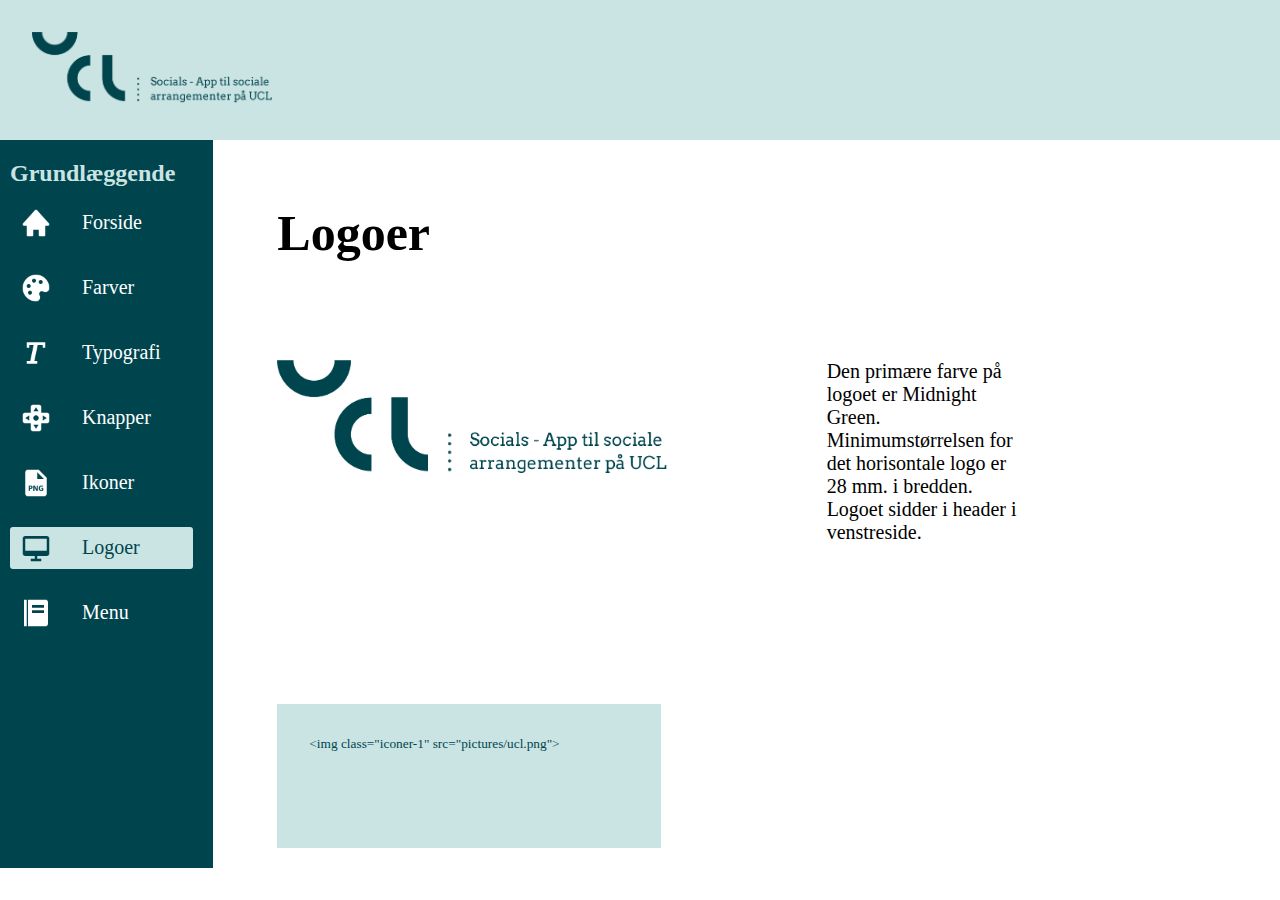
<file: logo.html>
<!DOCTYPE html>
<html lang="en" dir="ltr">
  <head>
    <meta charset="utf-8">
    <title>Logoer</title>
    <link rel="stylesheet" href="style.css">
    <link href='https://unpkg.com/boxicons@2.1.2/css/boxicons.min.css' rel='stylesheet'>
  <script type="text/javascript" src="java.js" defer></script>
  </head>
  <body>

<div class="grid">
  <div class="v0">
<img src="pictures/ucl.png" id="ucl">
  </div>
  <div class="v1"><h1 id="nav-overskrift">Grundlæggende</h1>

<ul class="nav-liste">

  <li>
  <a href="index.html">
  <img class="iconer" src="pictures/iconer/iconer-hvid/home.png">
  <span class="link-navn">Forside</span>
  </a>
  </li>

  <li>
  <a href="farv.html">
  <img class="iconer" src="pictures/iconer/iconer-hvid/color.png">
  <span class="link-navn">Farver</span>
  </a>
  </li>

  <li>
  <a href="typ.html">
  <img class="iconer" src="pictures/iconer/iconer-hvid/text.png">
  <span class="link-navn">Typografi</span>
  </a>
  </li>

  <li>
  <a href="knap.html">
  <img class="iconer" src="pictures/iconer/iconer-hvid/button.png">
  <span class="link-navn">Knapper</span>
  </a>
  </li>

  <li>
  <a href="iko.html">
    <img class="iconer" src="pictures/iconer/iconer-hvid/png.png">
  <span class="link-navn">Ikoner</span>
  </a>
  </li>

  <li>
  <a class="active" href="logo.html">
    <img class="iconer" src="pictures/iconer/screen.png">
  <span class="link-navn">Logoer</span>
  </a>
  </li>


  <li>
  <a href="menu.html">
    <img class="iconer" src="pictures/iconer/iconer-hvid/menu-1.png">
  <span class="link-navn">Menu</span>
  </a>
  </li>



</ul>
  </div>
  <div class="v2">

          <div class="overskrift-typ">
          <h1 id="h1-typ">Logoer</h1>
          <br>
          <h1 id="h1-font"></h1>
          </div>

      <div class="log2">
        <div class="log3"><img class="iconer-1" src="pictures/ucl.png" id="logo"></div>

        <div class="log4"><textarea class="kode-logo"><img class="iconer-1" src="pictures/ucl.png"></textarea></div>
        <div class="log5">Den primære farve på logoet er Midnight Green. Minimumstørrelsen for det horisontale logo er 28 mm. i bredden.
        
          Logoet sidder i header i venstreside. 
          </div>
  </div>
</div>




  </body>
</html>
</file>
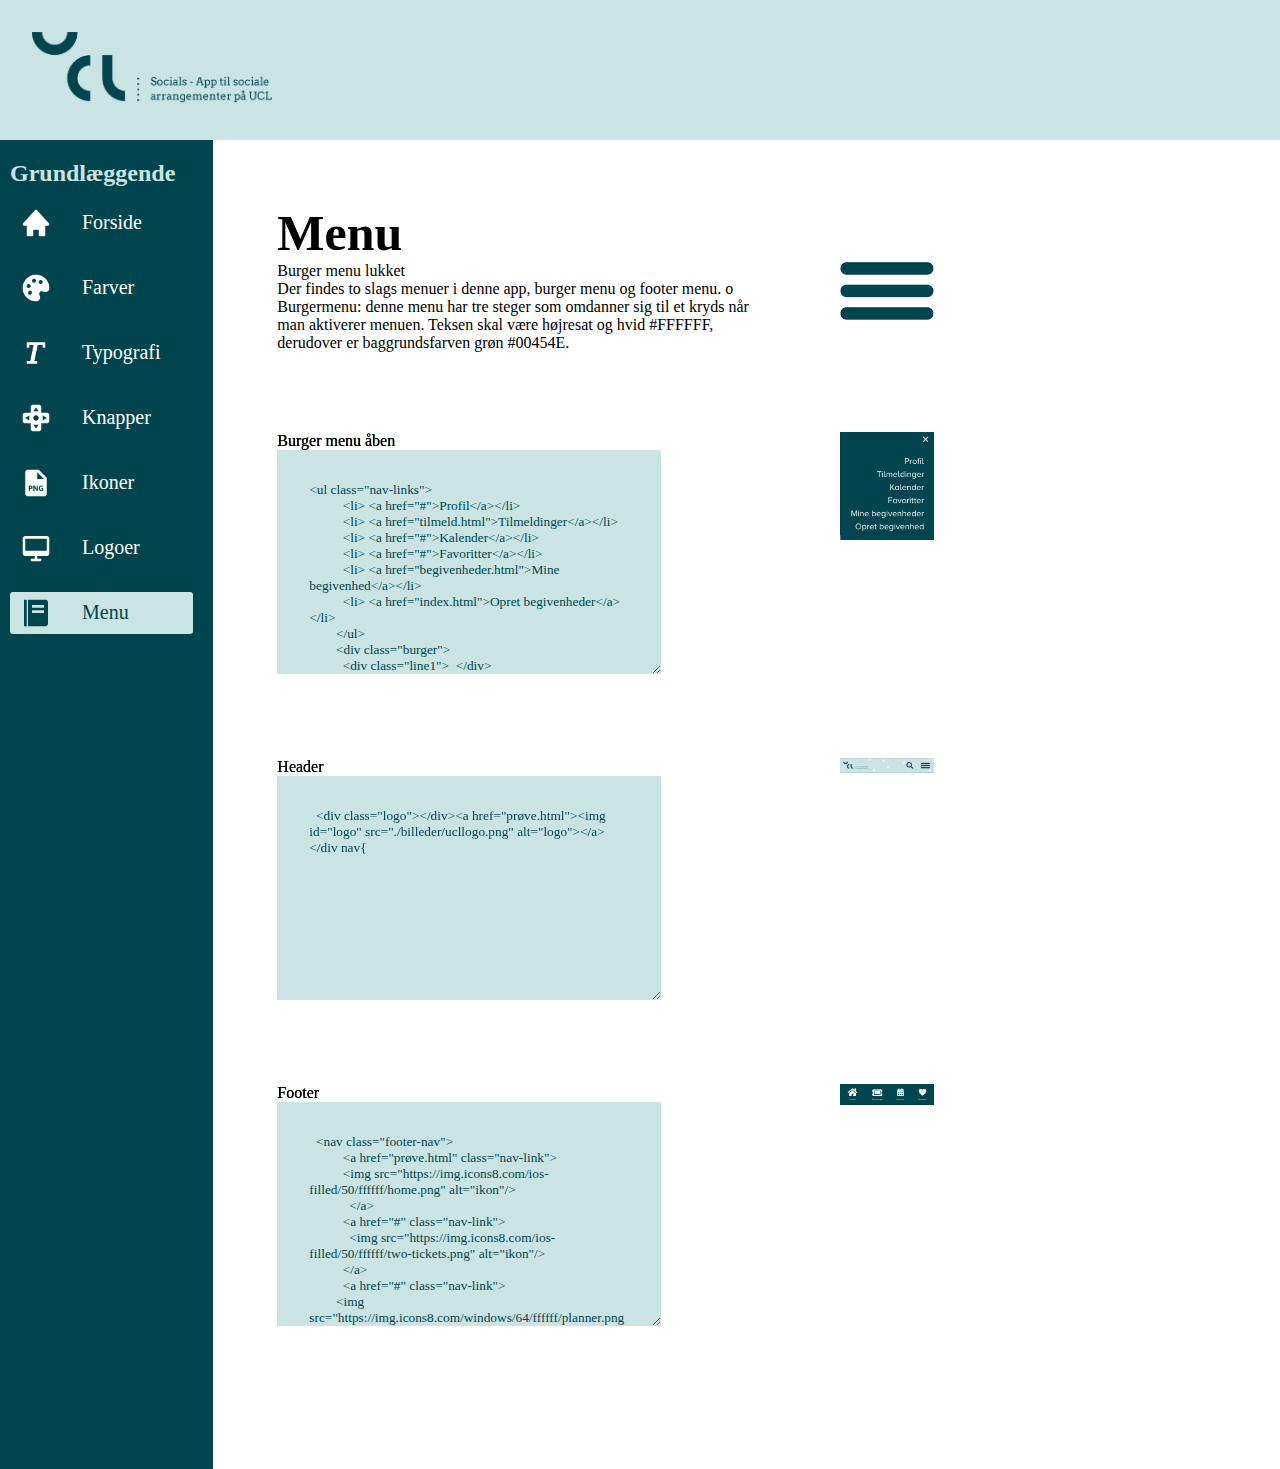
<file: menu.html>
<!DOCTYPE html>
<html lang="en" dir="ltr">
  <head>
    <meta charset="utf-8">
    <title>Menuer</title>
    <link rel="stylesheet" href="style.css">
    <link href='https://unpkg.com/boxicons@2.1.2/css/boxicons.min.css' rel='stylesheet'>
  <script type="text/javascript" src="java.js" defer></script>
  </head>
  <body>

<div class="grid">
  <div class="v0">
<img src="pictures/ucl.png" id="ucl">
  </div>
  <div class="v1"><h1 id="nav-overskrift">Grundlæggende</h1>

<ul class="nav-liste">

  <li>
  <a href="index.html">
  <img class="iconer" src="pictures/iconer/iconer-hvid/home.png">
  <span class="link-navn">Forside</span>
  </a>
  </li>

  <li>
  <a href="farv.html">
  <img class="iconer" src="pictures/iconer/iconer-hvid/color.png">
  <span class="link-navn">Farver</span>
  </a>
  </li>

  <li>
  <a href="typ.html">
  <img class="iconer" src="pictures/iconer/iconer-hvid/text.png">
  <span class="link-navn">Typografi</span>
  </a>
  </li>

  <li>
  <a href="knap.html">
  <img class="iconer" src="pictures/iconer/iconer-hvid/button.png">
  <span class="link-navn">Knapper</span>
  </a>
  </li>

  <li>
  <a href="iko.html">
    <img class="iconer" src="pictures/iconer/iconer-hvid/png.png">
  <span class="link-navn">Ikoner</span>
  </a>
  </li>

  <li>
  <a href="logo.html">
    <img class="iconer" src="pictures/iconer/iconer-hvid/screen.png">
  <span class="link-navn">Logoer</span>
  </a>
  </li>


  <li>
  <a class="active" href="menu.html">
    <img class="iconer" src="pictures/iconer/menu-1.png">
  <span class="link-navn">Menu</span>
  </a>
  </li>



</ul>
  </div>


    <div class="v2">
      <div class="overskrift-typ">
        <h1 id="h1-typ">Menu</h1>

      <div class="m0">
        <div class="m1">Burger menu lukket<br>Der findes to slags menuer i denne app, burger menu og footer menu.
          o	Burgermenu: denne menu har tre steger som omdanner sig til et kryds når man aktiverer menuen. Teksen skal være højresat og hvid #FFFFFF, derudover er baggrundsfarven grøn #00454E.
          </div>
        <div class="m2"><img class="menu-ikon" src="pictures/iconer/ikon/menu.png"></div>

        <div class="m3">Burger menu åben<br>
          <textarea class="text"><ul class="nav-links">
          <li> <a href="#">Profil</a></li>
          <li> <a href="tilmeld.html">Tilmeldinger</a></li>
          <li> <a href="#">Kalender</a></li>
          <li> <a href="#">Favoritter</a></li>
          <li> <a href="begivenheder.html">Mine begivenhed</a></li>
          <li> <a href="index.html">Opret begivenheder</a></li>
        </ul>
        <div class="burger">
          <div class="line1">  </div>
          <div class="line2">  </div>
          <div class="line3">  </div>
        </div>
        </textarea></div>


        <div class="m4"><img class="burgermenu" src="pictures/iconer/ikon/burgermenu.png"></div>
        <div class="m5">Header<br><textarea class="text">  <div class="logo"></div><a href="prøve.html"><img id="logo" src="./billeder/ucllogo.png" alt="logo"></a></div nav{

        </textarea></div>
        <div class="m6"><img class="header" src="pictures/iconer/ikon/header.png"></div>
        <div class="m7">Footer<br><textarea class="text">  <nav class="footer-nav">
          <a href="prøve.html" class="nav-link">
          <img src="https://img.icons8.com/ios-filled/50/ffffff/home.png" alt="ikon"/>
            </a>
          <a href="#" class="nav-link">
            <img src="https://img.icons8.com/ios-filled/50/ffffff/two-tickets.png" alt="ikon"/>
          </a>
          <a href="#" class="nav-link">
        <img src="https://img.icons8.com/windows/64/ffffff/planner.png" alt="ikon"/>
            </a>
          <a href="#" class="nav-link">
      <img src="https://img.icons8.com/ios-glyphs/60/ffffff/like--v1.png" alt="ikon"/>
      </a>
        </nav>


        </textarea></div>

        <div class="m3">Burger menu åben</div>
        <div class="m4"><img class="burgermenu" src="pictures/iconer/ikon/burgermenu.png"></div>
        <div class="m5">Header</div>
        <div class="m6"><img class="header" src="pictures/iconer/ikon/header.png"></div>
        <div class="m7">Footer</div>

        <div class="m8"><img class="footer" src="pictures/iconer/ikon/footer.png"></div>
      </div>
    </div>

</div>




  </body>
</html>
</file>
<file: style.css>
*{
  margin: 0;
  padding: 0;
  font-family: 'proxima Nova alt';
}

a{
  text-decoration: none;
  color: #ffffff;
  padding: 5px;
  padding-left: 10px;
  display: flex;
  align-items: center;
}

ul li {
  height: 50px;
  font-size: 20px;
  width: 100%;
  margin-top: 15px;

}

.iconer {
  padding-right: 30px;
  width: 100%;
  max-width: 2rem;
}

.iconer-1 {
  width: 100%;
  max-width: 3rem;
  display: flex;
  align-items: center;
  justify-content: center;
}

.nav-liste a:hover{
  background-color: #f2cac1;
  border-radius: 3px;
}

.active{
  background-color: #cae4e3;
  border-radius: 3px;
  color: #00454e;
}

.link-navn .iconer{
  padding-top: 20px;
}

#ucl{
  width: 100%;
  max-width: 15rem;
}

#nav-overskrift{
  font-size: 1.5rem;
}

#h1-typ{
  font-size: 50px;
}

#h1-typ1{
  font-size: 50px;
}


#fa-h1-f0{
  font-size: 50px;
}

#h1-font{
  font-size: 100px;
  font-weight: bolder;
}

#h1-font1{
  font-size: 100px;
  font-weight: bolder;
  padding-bottom: 3rem;
}

#h1-iko{
  font-size: 50px;
}

/*Knapper på farveside*/

.b-1{grid-area: a;}
.b-2{grid-area: b;}
.b-3{grid-area: c;}

.grid-b{
display: grid;
grid-template-areas:
'a a c'
'b b c';
column-gap: 5rem;
}

.b-2 p{
bottom: 0px;
height: 10rem;
word-break:break-all;
}

/*f1*/

#text-f2{
  color: white;
  font-size: 20px;
  margin-left: 1rem;
  margin-top: 1rem;
}

#copy-text-btn{
    background-color: #282828;
    border: none;
    color: white;
    padding: 10px 20px;
    text-align: center;
    text-decoration: none;
    display: inline-block;
    font-size: 16px;
    border-radius: 3px;
    cursor: copy;
}

#myBtn{
  background-color: #282828;
  border: none;
  color: white;
  padding: 10px 20px;
  text-align: center;
  text-decoration: none;
  display: inline-block;
  font-size: 16px;
  border-radius: 3px;
  cursor:auto;
}

#copy-text-btn:hover{
  background-color: #101010;
}

.f2 p {
  margin-left: 1rem;
  margin-top: 1rem;
  color: white;
}

.knap-f1{
  display: flex;
  justify-content: flex-end;
  margin-right: 1rem;
  padding-top: 6.5rem;
}



/*f3*/

#text-f3{
  color: black;
  font-size: 20px;
  margin-left: 1rem;
  margin-top: 1rem;
}

#copy-text-btn-f3{
    background-color: #282828;
    border: none;
    color: white;
    padding: 10px 20px;
    text-align: center;
    text-decoration: none;
    display: inline-block;
    font-size: 16px;
    border-radius: 3px;
    cursor: copy;
}

#copy-text-btn-f3:hover{
  background-color: #101010;
}

.f3 p {
  margin-left: 1rem;
  margin-top: 1rem;
  color: black;
}


.knap-f3{
  display: flex;
  justify-content: flex-end;
  margin-right: 1rem;
  margin-top: 6.5rem;
}


/*f4*/

#text-f4{
  color: black;
  font-size: 20px;
  margin-left: 1rem;
  margin-top: 1rem;
}

#copy-text-btn-f4{
    background-color: #282828;
    border: none;
    color: white;
    padding: 10px 20px;
    text-align: center;
    text-decoration: none;
    display: inline-block;
    font-size: 16px;
    border-radius: 3px;
    cursor: copy;
}

#copy-text-btn-f4:hover{
  background-color: #101010;
}

.f4 p {
  margin-left: 1rem;
  margin-top: 1rem;
  color: black;
}


.knap-f4{
  display: flex;
  justify-content: flex-end;
  margin-right: 1rem;
  margin-top: 6.5rem;
}


/*f5*/

#text-f5{
  color: black;
  font-size: 20px;
  margin-left: 1rem;
  margin-top: 1rem;
}

#copy-text-btn-f5{
    background-color: #282828;
    border: none;
    color: white;
    padding: 10px 20px;
    text-align: center;
    text-decoration: none;
    display: inline-block;
    font-size: 16px;
    border-radius: 3px;
    cursor: copy;
}

#copy-text-btn-f5:hover{
  background-color: #101010;
}

.f5 p {
  margin-left: 1rem;
  margin-top: 1rem;
  color: black;
}


.knap-f5{
  display: flex;
  justify-content: flex-end;
  margin-right: 1rem;
  margin-top: 6.5rem;
}


/*f6*/

#text-f6{
  color: white;
  font-size: 20px;
  margin-left: 1rem;
  margin-top: 1rem;
}

#copy-text-btn-f6{
    background-color: #282828;
    border: none;
    color: white;
    padding: 10px 20px;
    text-align: center;
    text-decoration: none;
    display: inline-block;
    font-size: 16px;
    border-radius: 3px;
    cursor: copy;
}

#copy-text-btn-f6:hover{
  background-color: #101010;
}

.knap-f6{
  display: flex;
  justify-content: flex-end;
  margin-right: 1rem;
  margin-top: 6.5rem;
}

.f6 p {
  margin-left: 1rem;
  margin-top: 1rem;
  color: white;
}



/*f7*/

#text-f7{
  color: black;
  font-size: 20px;
  margin-left: 1rem;
  margin-top: 1rem;
}

#copy-text-btn-f7{
    background-color: #282828;
    border: none;
    color: white;
    padding: 10px 20px;
    text-align: center;
    text-decoration: none;
    display: inline-block;
    font-size: 16px;
    border-radius: 3px;
    cursor: copy;
}

#copy-text-btn-f7:hover{
  background-color: #101010;
}

.f7 p {
  margin-left: 1rem;
  margin-top: 1rem;
  color: black;
}


.knap-f7{
  display: flex;
  justify-content: flex-end;
  margin-right: 1rem;
  margin-top: 6.5rem;
}


/*sammensat knapper på farveside*/

.f-knapper{
  display: flex;
  justify-content: flex-end;
  align-items: center;
}

.f-knapper button {
  background-color: #00454e;
  border: 1px solid #00454e;
  padding: 10px 24px;
  cursor: pointer;
}

.f-knapper button:not(:last-child) {
  border-right: none;
}

.f-knapper:after {
  content: "";
  clear: both;
  display: table;
}

.f-knapper button:hover {
  background-color: #f2cac1;
}

.f-knapper a{
  color: #ffffff;
}


/*sammensat knapper på ikoner side*/

.f-knapper-1{
  display: flex;
  justify-content: flex-end;
  align-items: center;
}

.f-knapper-1 button {
  background-color: #00454e;
  border: 1px solid #00454e;
  padding: 10px 24px;
  cursor: pointer;
}

.f-knapper-1 button:not(:last-child) {
  border-right: none;
}

/* Clear floats (clearfix hack) */
.f-knapper-1:after {
  content: "";
  clear: both;
  display: table;
}

.f-knapper-1 button:hover {
  background-color: #f2cac1;
}

.f-knapper-1 a{
  color: #ffffff;
}

.v0 { grid-area: a;}
.v1 { grid-area: b;}
.v2 { grid-area: c;}

.grid{
    display: grid;
    grid-template-areas:
      'a a'
      'b c';
    grid-template-columns: 1fr 5fr;

  }

.v0{
  padding: 2rem;
  background-color: #cae4e3;
}

  .v1{
    background-color: #00454e;
    color: #cae4e3;
    height: 110%;
    padding-left: 10px;
    padding-top: 20px;
    padding-right: 20px;
  }

  .v2{
    padding-left: 4rem;
    padding-right: 4rem;
    background-color: #FFFFFF;
    margin-top: 4rem;
    height: auto;
  }


/*Grid til farver*/
  .f-knapper { grid-area: o;}
  .f0 { grid-area: a;}
  .f2 { grid-area: b;}
  .f3 { grid-area: c;}
  .f4 { grid-area: d;}
  .f5 { grid-area: e;}
  .f6 { grid-area: f;}
  .f7 { grid-area: g;}

  .grid-container{
      display: grid;
      grid-template-areas:
        'a o'
        'b b'
        'c c'
        'd d'
        'e e'
        'f f'
        'g g';
        grid-gap: 5rem;;
    }

    .f1{
      background-color: #00454e;
      width: 100%;
      height: 10rem;
    }

    .f2{
      background-color: #00454e;
      width: 100%;
      height: 10rem;
    }

    .f3{
      background-color: #cae4e3;
      width: 100%;
      height: 10rem;
    }

    .f4{
      background-color: #f2cac1;
      width: 100%;
      height: 10rem;
    }

    .f5{
      background-color: #fae76a;
      width: 100%;
      height: 10rem;
    }

    .f6{
      background-color: #FF0000;
      width: 100%;
      height: 10rem;
    }


    .f7{
      background-color: #FFFFFF;
      width: 100%;
      height: 10rem;
      border-style: solid;
      border-color: black;
      border-width: 1px;
    }


    .q1 { grid-area: a;}
    .q2 { grid-area: b;}
    .q3 { grid-area: c;}
    .q4 { grid-area: d;}
    .q5 { grid-area: e;}
    .q0 { grid-area: f;}
    .q6 { grid-area; g;}
    .q7 { grid-area; h;}
    .q8 { grid-area; i;}

    .v3{
        display: grid;
        grid-template-areas:
          'f f'
          'g c'
          'h d'
          'i e'
          'a b';
          grid-gap: 20px;
      }

      .q0{
        margin-right: 4rem;
      }

      .q1{
        width: 100%;
        list-style-position: inside;
      }

      .q2{
        width: 100%;
      }

      .q3{
        width: 100%;
        font-size: 30px;
      }

      .q4{
        width: 100%;
        font-size: 30px;
      }

      .q5{
        width: 100%;
        Font-size: 30px;
      }

    .q6{
      font-size: 30px;
    }

    .q7{
      font-size: 14px;
    }

    .q8{
      font-size: 14px;
    }

    .h44{
      height: 10rem;
      max-height: 100%;
      width: 100%;
      max-width: 20rem;
      border: none;
      background-color: #CAE4E3;
      color: #00454E;
      padding: 2rem;
    }

    .h11{
      height: 10rem;
      max-height: 100%;
      width: 100%;
      max-width: 20rem;
      border: none;
      background-color: #CAE4E3;
      color: #00454E;
      padding: 2rem;
    }

    .p11{
      height: 10rem;
      max-height: 100%;
      width: 100%;
      max-width: 20rem;
      border: none;
      background-color: #CAE4E3;
      color: #00454E;
      padding: 2rem;
    }

      .t1 { grid-area: a;}
      .t2 { grid-area: b;}
      .t3 { grid-area: c;}
      .t4 { grid-area: d;}
      .t5 { grid-area: e;}
      .t6 { grid-area: f;}

      .v4{
        display: grid;
        grid-template-areas:
        'a a'
        'b b'
        'c d'
        'e f';
        grid-gap: 20px;
      }

/*Grid på ikoner */

      .ik1 {grid-area: a;}
      .f-knapper-1 {grid-area: b;}
      .ik3 {grid-area: c;}
      .ik4 {grid-area: d;}
      .ik5 {grid-area: e;}
      .ik6 {grid-area: f;}
      .ik7 {grid-area: g;}
      .ik8 {grid-area: h;}
      .ik9 {grid-area: i;}

      .grid-ikoner{
      display: grid;
      grid-template-areas:
      'a b'
      'c c'
      'd d'
      'e f'
      'g g'
      'h i';
      grid-gap: 5rem;
      grid-template-columns: 1fr 1fr;
      }

      .ik5{
        background-color: #CAE4E3;
        padding: 20px;

      }

      .ik9{
        background-color: #CAE4E3;
        padding: 20px;
      }

      .ik6{
        width: 100%;
        word-break:break-all;
      }



      .tal-1{
        font-size: 1rem;
      }

      .kode-ikoner{
        width: 100%;
        height: 1rem;
        resize: none;
        border: none;
        background-color: #CAE4E3;
        color: #00454E;
        max-width: 30rem;
      }




      /*grid der indeholder ikonerne*/
      .ikon1 {grid-area: a;}
      .ikon2 {grid-area: b;}
      .ikon3 {grid-area: c;}
      .ikon4 {grid-area: d;}
      .ikon5 {grid-area: e;}
      .ikon6 {grid-area: f;}
      .ikon7 {grid-area: g;}
      .ikon8 {grid-area: h;}
      .ikon9 {grid-area: i;}
      .ikon10 {grid-area: j;}


      .ik4{
      display: grid;
      grid-template-areas:
      'a b c d e f g h i j';
      grid-gap: 0.2rem;
      }

      .ik4 i{
        font-size: 50px;
        color: #00454E;
      }

      .ikon1-1 {grid-area: a;}
      .ikon2-1 {grid-area: b;}
      .ikon3-1 {grid-area: c;}
      .ikon4-1 {grid-area: d;}
      .ikon5-1 {grid-area: e;}
      .ikon6-1 {grid-area: f;}
      .ikon7-1 {grid-area: g;}
      .ikon8-1 {grid-area: h;}
      .ikon9-1 {grid-area: i;}
      .ikon10-1 {grid-area: j;}


      .ik7{
      display: grid;
      grid-template-areas:
      'a b c d e f g h i j';
      grid-gap: 0.2rem;
      margin-top: 8rem;
      }

      .ik7 i{
        font-size: 50px;
        color: #00454E;
      }


      .log3 { grid-area: a;}
      .log4 { grid-area: b;}
      .log5 { grid-area: c;}

      .log2{
        display: grid;
        grid-template-areas:
        'a c'
        'b b';
        grid-gap: 10rem;
        margin-top: 5rem;
      }

      .log3{
        width: 100%;
        max-width: 25rem;
      }

      .log4{
        width: 100%;
        max-width: 50%;
        height: 100%;
        max-height: 5rem;
      }

      .kode-logo{
        height: 5rem;
        max-height: 100%;
        width: 100%;
        max-width: 20rem;
        resize: none;
        border: none;
        background-color: #CAE4E3;
        color: #00454E;
        padding: 2rem;
      }


      #logo{
        width: 100%;
        max-width: 25rem;
        min-width: 28mm;
      }

      .log5{
        font-size: 20px;
        width: 100%;
        max-width: 50%;
        min-width: 28mm;
      }

      .m1 { grid-area: a;}
      .m2 { grid-area: b;}
      .m3 { grid-area: c;}
      .m4 { grid-area: d;}
      .m5 { grid-area: e;}
      .m6 { grid-area: f;}
      .m7 { grid-area: g;}
      .m8 { grid-area: h;}

    .m0{
      display: grid;
      grid-template-areas:
      'a b'
      'c d'
      'e f'
      'g h';
      grid-gap: 5rem;
    }
    .m2{
      width: 100%;
      max-width: 50%;
    }

    .m4{
      width: 100%;
      max-width: 50%;
    }

    .m6{
      width: 100%;
      max-width: 50%;
    }

    .m8{
      width: 100%;
      max-width: 50%;
    }

    .footer{
      width: 100%;
      max-width: 50%;
    }

    .header{
      width: 100%;
      max-width: 50%;
    }

    .burgermenu{
      width: 100%;
      max-width: 50%;
    }

    .menu-ikon{
      width: 100%;
      max-width: 50%;
    }

    .text{
      height: 10rem;
      max-height: 100%;
      width: 100%;
      max-width: 20rem;
      border: none;
      background-color: #CAE4E3;
      color: #00454E;
      padding: 2rem;
    }

.v2 h3 {
  padding-top: 10rem;
}

.gla{
  width: 100%;
  max-width: 1000px;
  margin-top: 5rem;
}


.kk1 { grid-area: a;}
.kk2 { grid-area: b;}
.kk3 { grid-area: c;}
.kk4 { grid-area: d;}
.kk5 { grid-area: e;}
.kk6 { grid-area: f;}
.kk7 { grid-area: g;}
.kk8 { grid-area: h;}
.kk9 { grid-area: i;}
.kk10 { grid-area: j;}
.kk11 { grid-area: k;}
.kk12 { grid-area: l;}
.kk13 { grid-area: m;}
.kk14 { grid-area: n;}
.kk15 { grid-area: o;}
.kk16 { grid-area: p;}




.grid-knapper-kk{
    display: grid;
    grid-template-areas:
      'a b c d e l'
      'm m m m m m'
      'g h i j k f'
      'p p p p p p';

      width: 100%;
      margin-top: 5rem;
      grid-gap: 2rem;
      text-align: center;
  }

  .kk13{
    background-color: #CAE4E3;
    width: 100%;
    margin-bottom: 5rem;
  }

  .kk16{
    background-color: #CAE4E3;
    width: 100%;
  }

  .text-kk{
    resize: none;
    border: none;
    color: #00454E;
    background-color: #CAE4E3;
    width: 40rem;
  }

  .text-kk-container{
    margin: 2rem;

  }




  /* css koder til knapper */

.btn-rediger{
  background-color: #00454e;
  border: 2px solid #00454e;
  font-size: 10px;
  color: white;
  padding: 3px;
  border-radius: 3px;
  height: 20px;
  width: 80px;
}

.filter{
  width: 95px;
  background-color: #00454e;
  color: #fff;
  height: 40px;
  font-size:15px;;
  font-weight: bold;
  border-radius: 5px;
}

.opretb{
  background-color: #00454e;
  color: #fff;
  font-family: 'Proxima Nova Alt Lt', sans-serif;
  height: 40px;
  font-size:15px;
  font-weight: bold;
  border-radius: 5px;
  width: 180px;
}

#heart-icon{
top: 16%;
color: white;
}

.btnheader{
  background-color: #00454e;
  border: 2px solid #00454e;
  font-size: 10px;
  color: white;
  display: block;
  padding: 3px;
  border-radius: 3px;
}

.filter{
  width: 95px;
  background-color: #00454e;
  color: #fff;
  height: 40px;
  font-size:15px;;
  font-weight: bold;
  border-radius: 5px;
}

.opretb{

  background-color: #00454e;
  color: #fff;
  font-family: 'Proxima Nova Alt Lt', sans-serif;
  height: 40px;
  font-size:15px;
  font-weight: bold;
  border-radius: 5px;
  width: 180px;
}

#heart {
    background: none;
    border: none;
    padding: 0;
}

.material-icons-outlined {
    font-size: 50px;
    color: #595959;
}

.material-icons-outlined:hover,
.material-icons-outlined:focus {
    cursor: pointer;
}

.material-icons-outlined:active {
    transform: scale(0.96)
}

#heart-icon{
position: absolute;
top: 16%;
color: white;

}

#myBtn{
width: 10vw;
height: 5vh;
font-size: 1.5vw;
color: white;
background-color: #00454e;
font-weight: bold;
display: flex;
align-items: center;
justify-content: center;
}

.btn3{
  background-color: #00454e;
  border: 2px solid #00454e;
  font-size: 14px;
  color: white;
  padding: 10px;
  width:100%;
  border-radius: 3px;
  z-index: 1;
}

.btn{
  background-color: #00454e;
  border: 2px solid #00454e;
  font-size: 14px;
  color: white;
  padding: 8px;
  width: auto;
  border-radius: 3px;
  z-index: 1;
}

.btn-tags{
  background-color:#cae4e3;
  font-size: 12px;
  color: black;
  margin: 5px 0px 5px;
  padding: 8px 10px;
  border: none;
  width: 70px;
  border-radius:3px;
}
</file>
